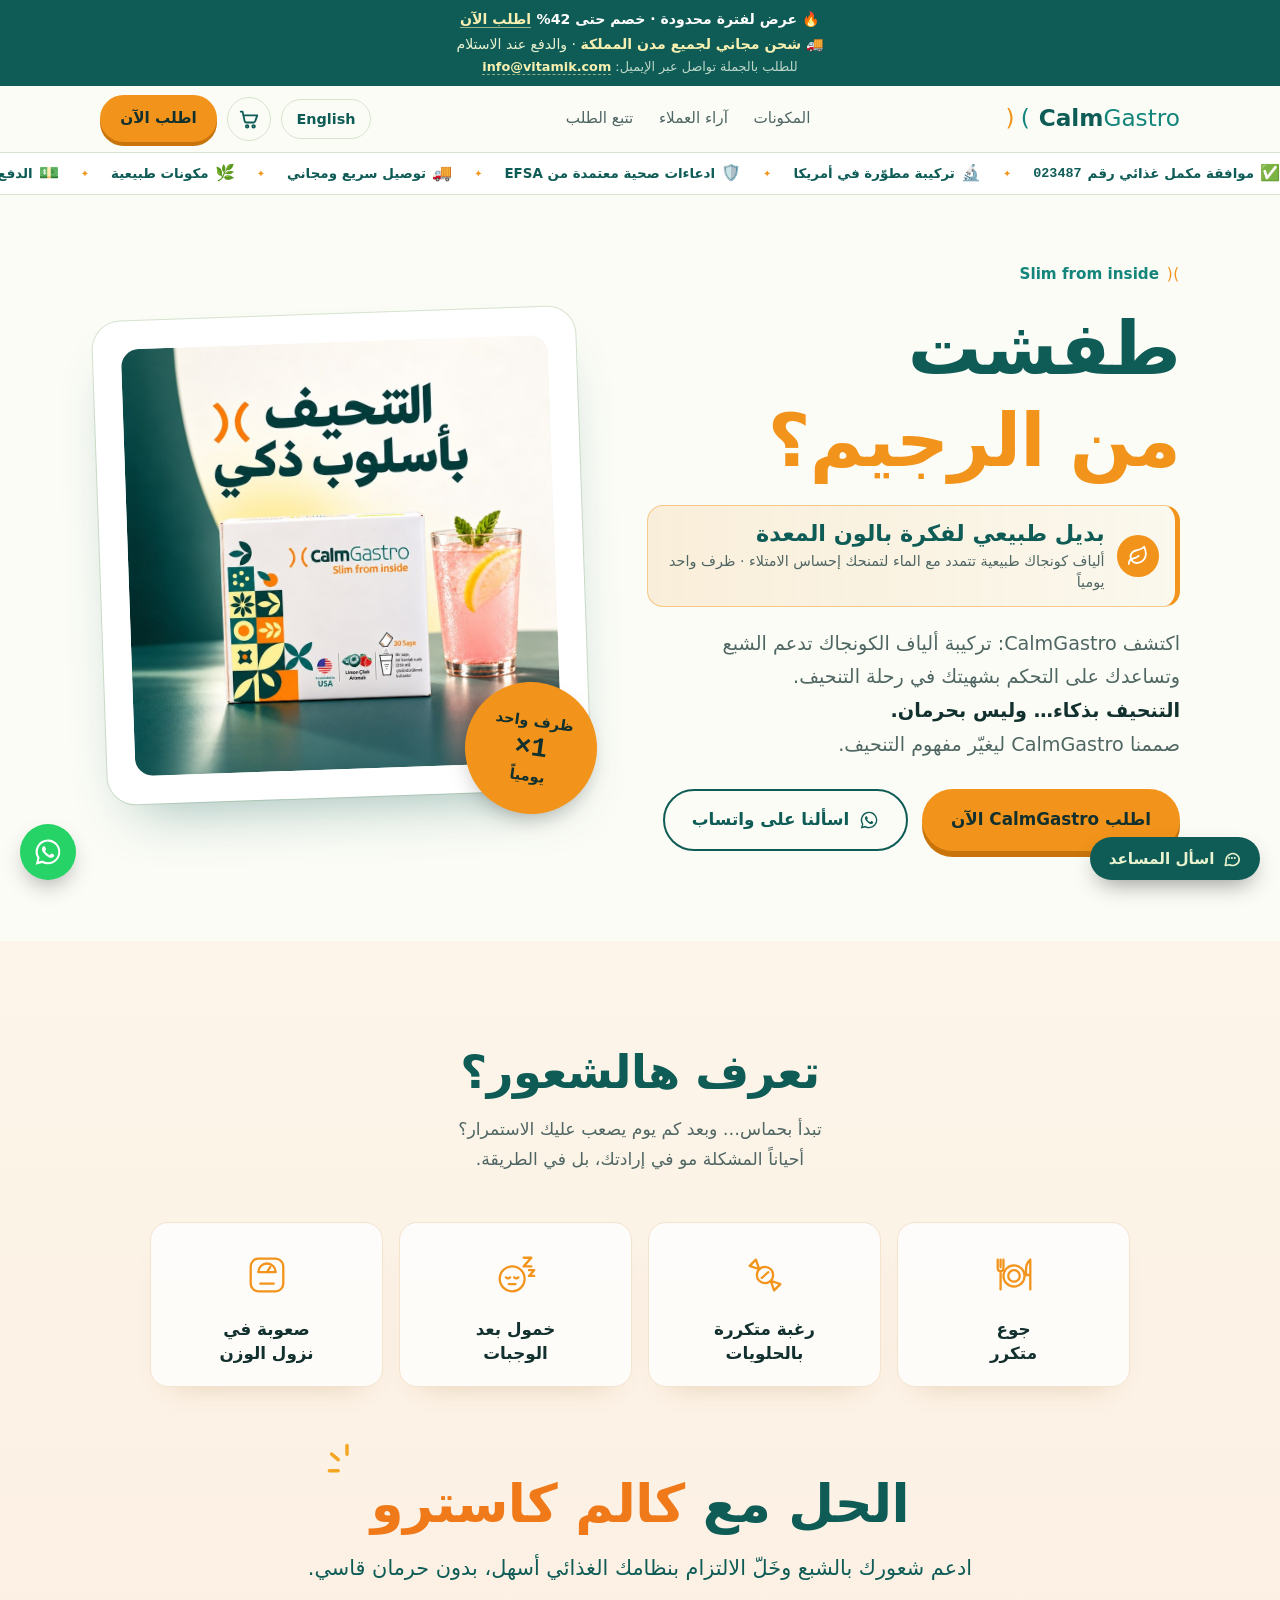
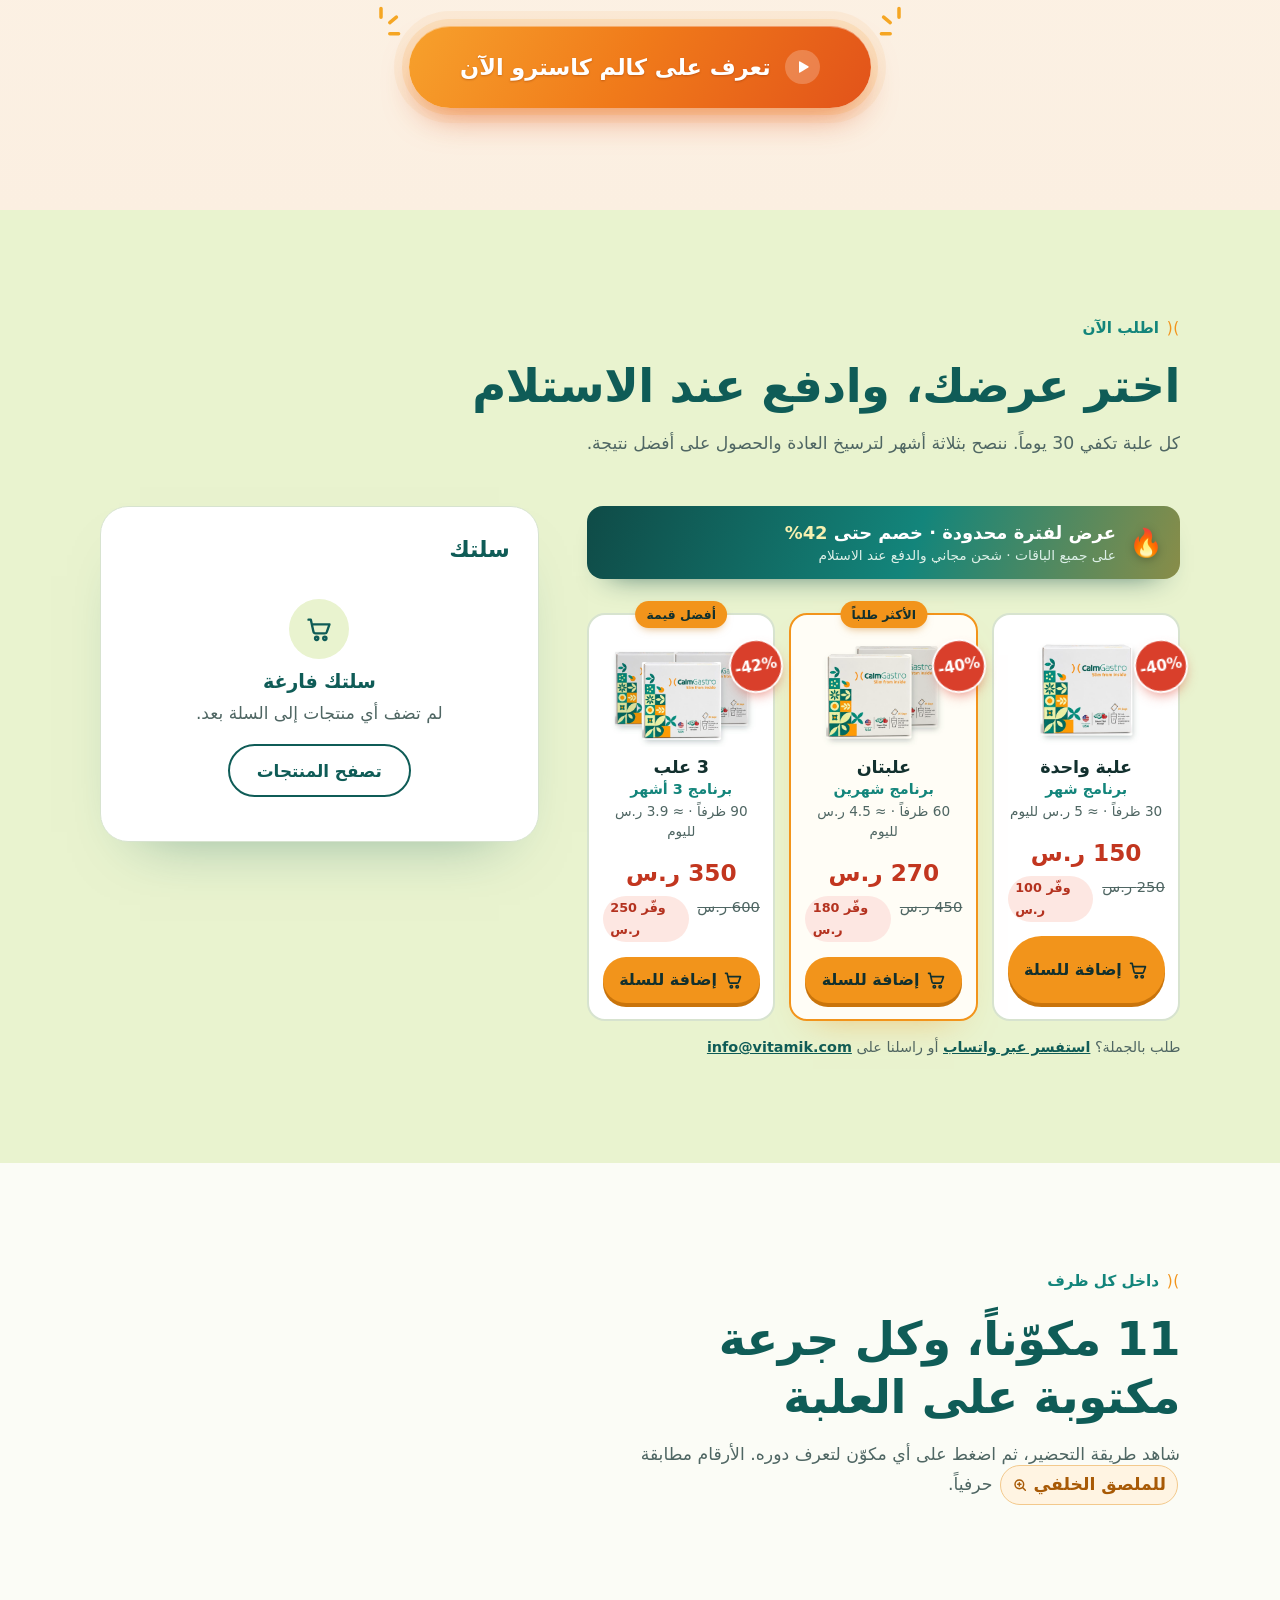
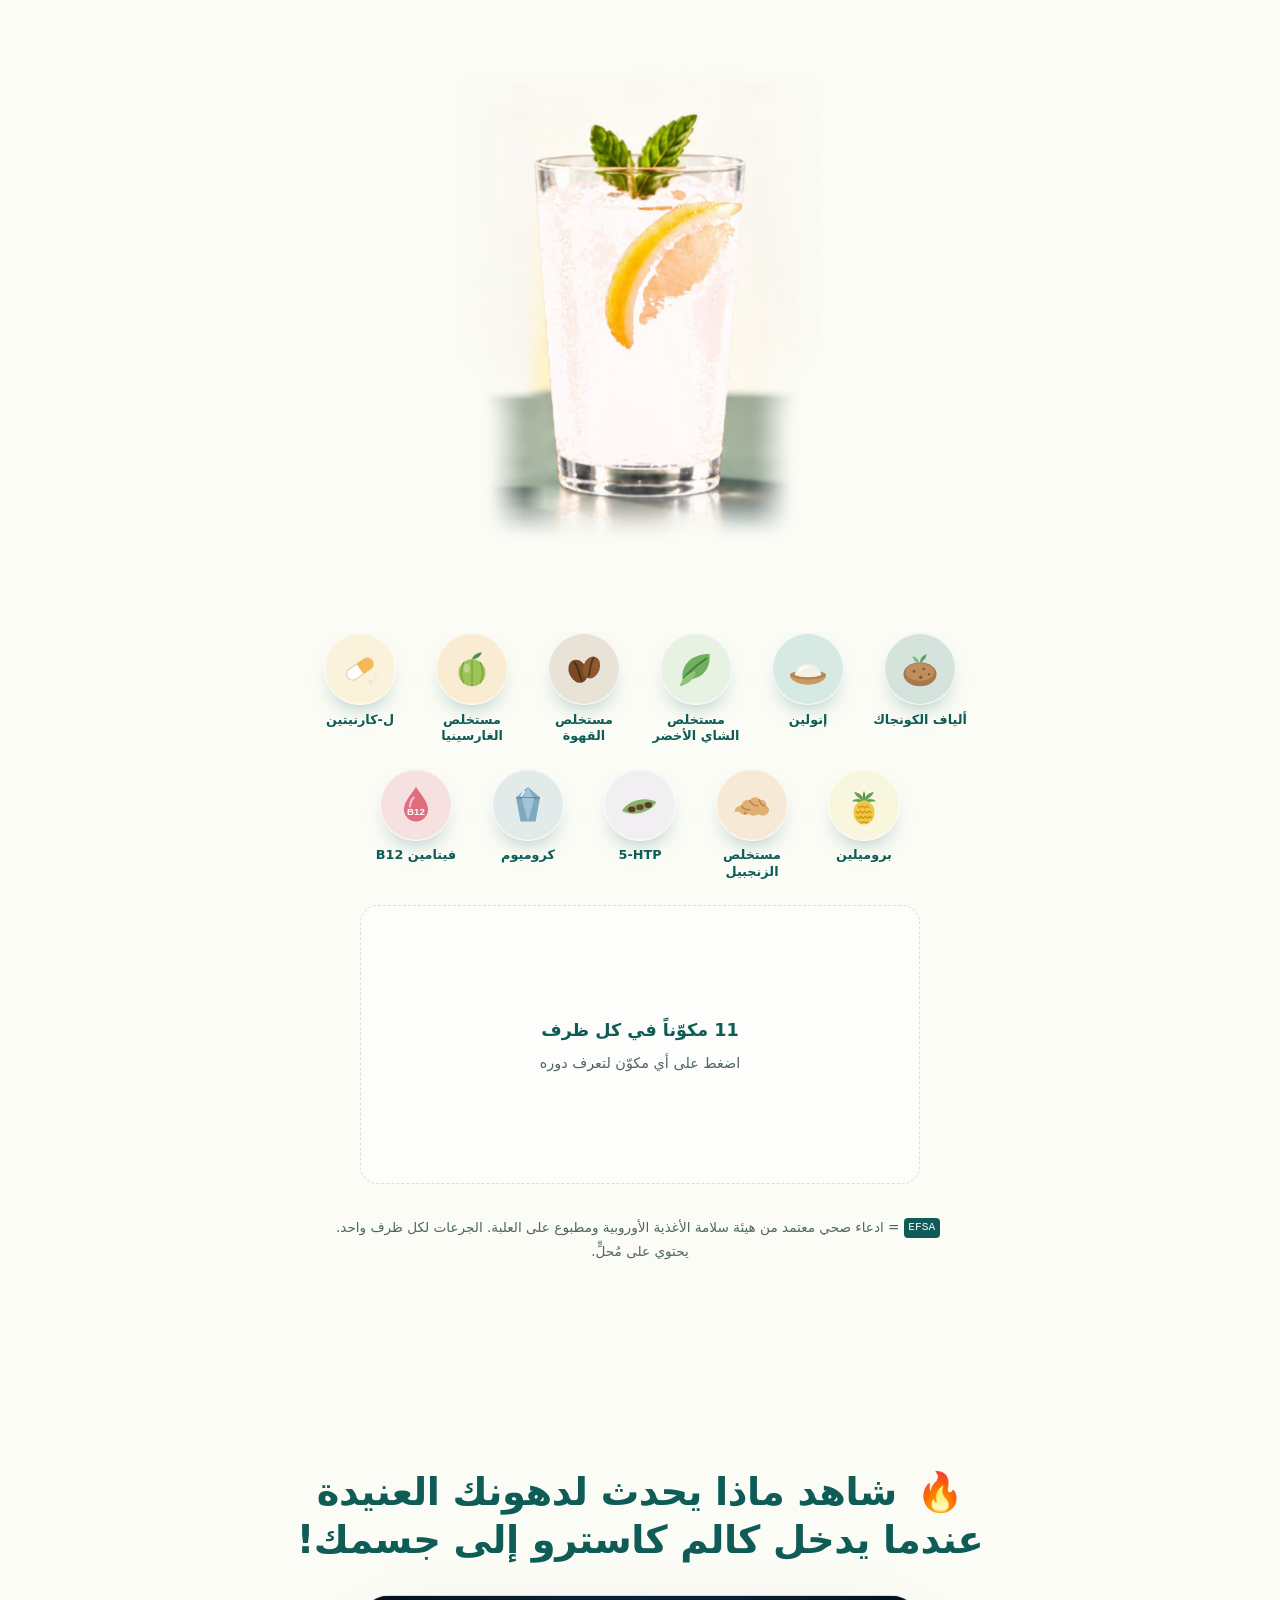
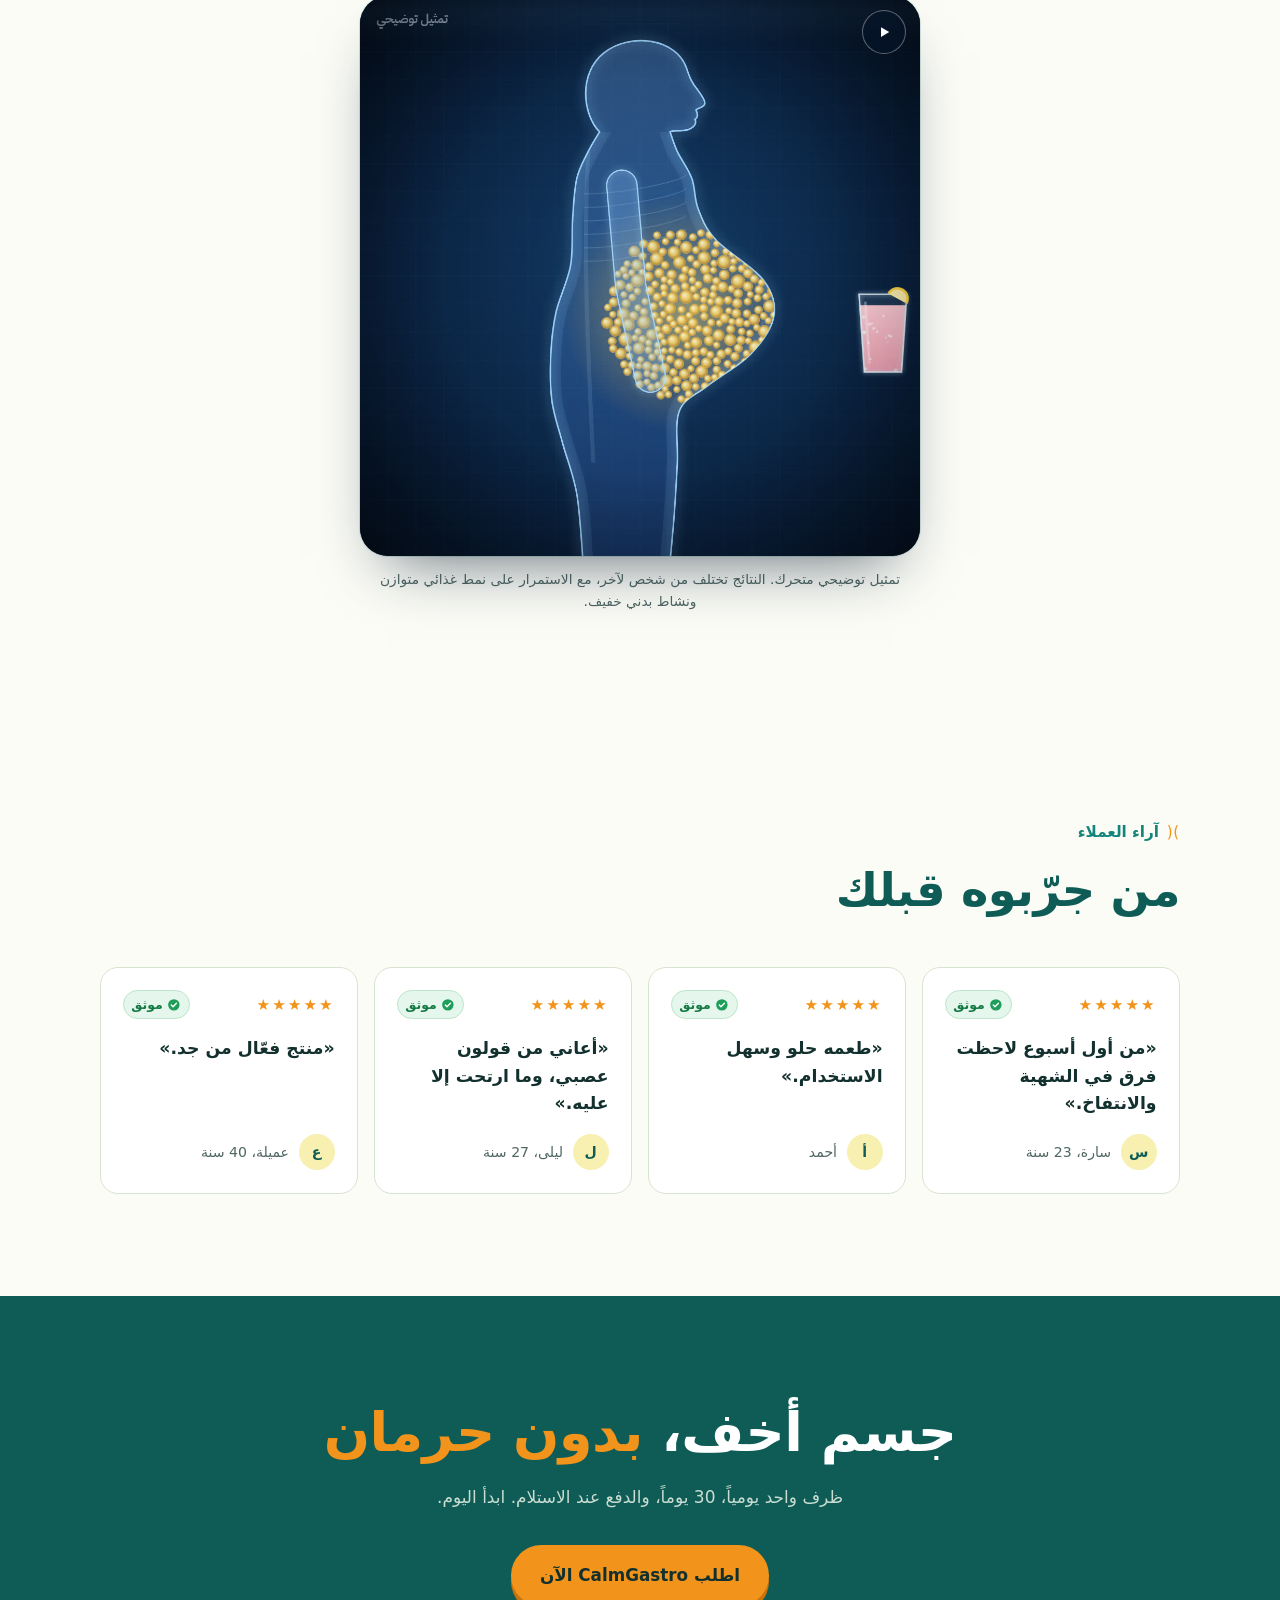
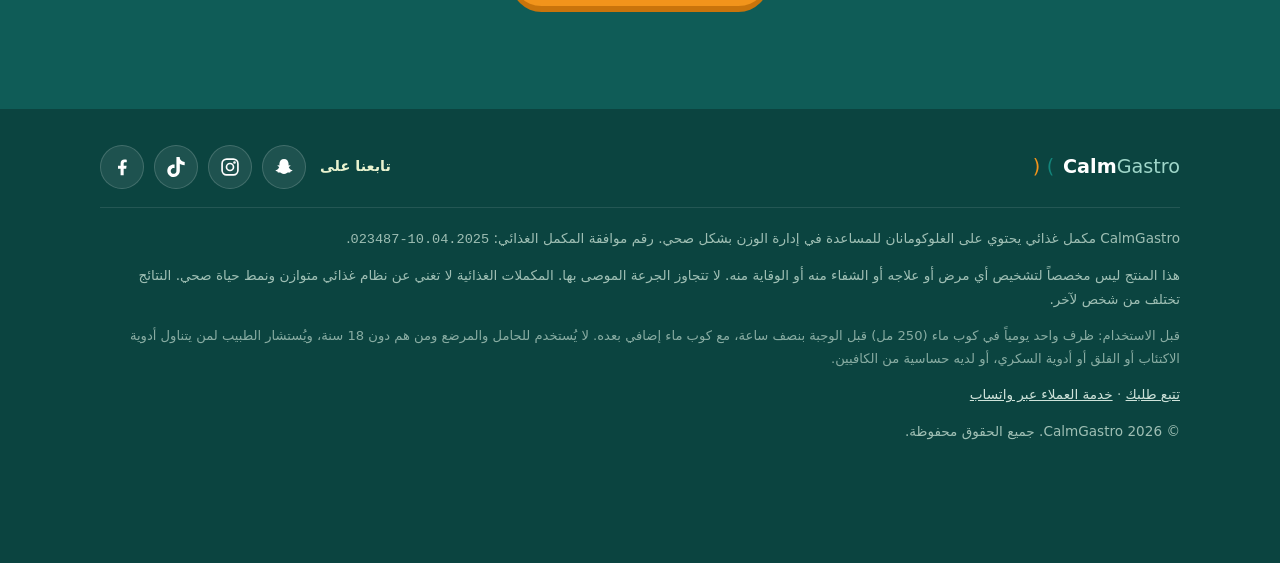
<file: index.html>
<!doctype html>
<html lang="ar" dir="rtl">
<head>
<meta charset="utf-8">
<!-- سياسة الأمان: تشغيل سكربتات الموقع فقط، ومنع الإرسال لأي جهة غير معتمدة. عند إضافة خدمة خارجية أضف نطاقها هنا -->
<meta http-equiv="Content-Security-Policy" content="default-src 'self'; script-src 'self' https://sc-static.net https://tr.snapchat.com https://connect.facebook.net https://analytics.tiktok.com; style-src 'self' 'unsafe-inline' https://fonts.googleapis.com; font-src 'self' https://fonts.gstatic.com; img-src 'self' data: https://tr.snapchat.com https://www.facebook.com https://analytics.tiktok.com; connect-src 'self' https://api.vitamik.com https://assistant.vitamik.com https://calmgastro-assistant.calmgastro.workers.dev https://calmgastro-orders.calmgastro.workers.dev https://nominatim.openstreetmap.org https://tr.snapchat.com https://tr6.snapchat.com https://tr-shadow.snapchat.com https://www.facebook.com https://connect.facebook.net https://analytics.tiktok.com https://analytics-ipv6.tiktokw.us; object-src 'none'; base-uri 'none'; form-action 'none'; frame-src https://tr.snapchat.com; manifest-src 'self'">
<meta name="referrer" content="strict-origin-when-cross-origin">
<meta name="viewport" content="width=device-width, initial-scale=1">
<script src="assets/lang.js?v=20261027a"></script>
<script src="assets/pixel.js?v=20261115a"></script>
<title>CalmGastro | رشاقتك تبدأ من الداخل</title>
<meta name="description" content="CalmGastro Slim from Inside: ظرف واحد يومياً بنكهة الليمون والفراولة، فيه 2000 ملغ ألياف كونجاك مع الإنولين والزنجبيل والكروميوم. يساعدك تشبع أسرع وتخفف الانتفاخ. الدفع عند الاستلام.">
<meta property="og:title" content="CalmGastro | رشاقتك تبدأ من الداخل">
<meta property="og:description" content="ظرف واحد يومياً قبل وجبتك بنصف ساعة. شبع أطول، انتفاخ أقل، وبدون حرمان.">
<link rel="canonical" href="https://vitamik.com/">
<meta property="og:url" content="https://vitamik.com/">
<meta property="og:type" content="website">
<meta property="og:image" content="https://vitamik.com/assets/hero-product-3.jpg">
<meta name="theme-color" content="#0F5C57">
<link rel="icon" href="favicon.ico" sizes="48x48">
<link rel="icon" href="favicon.svg" type="image/svg+xml">
<link rel="apple-touch-icon" href="apple-touch-icon.png">
<link rel="preconnect" href="https://fonts.googleapis.com">
<link rel="preconnect" href="https://fonts.gstatic.com" crossorigin>
<link href="https://fonts.googleapis.com/css2?family=Alexandria:wght@400;600;700;800&family=IBM+Plex+Sans+Arabic:wght@400;500;600;700&family=IBM+Plex+Mono:wght@500;600&display=swap" rel="stylesheet">
<link rel="stylesheet" href="assets/notifications/notifications.css?v=20261031c">
<style>
  /* ألوان مأخوذة من العلبة نفسها */
  :root{
    --teal-deep:#0F5C57;
    --teal:#13857B;
    --orange:#F2941B;
    --lime:#E9F3CF;
    --butter:#F7F0B0;
    --mist:#E2F0EB;
    --ink:#12302E;
    --muted:#4F6663;
    --paper:#FBFCF6;
    --white:#FFFFFF;
    --line:#D7E3CF;
    --danger:#B4321F;

    --f-display:"Alexandria", "IBM Plex Sans Arabic", system-ui, sans-serif;
    --f-body:"IBM Plex Sans Arabic", system-ui, sans-serif;
    --f-mono:"IBM Plex Mono", ui-monospace, monospace;

    --r-sm:10px; --r-md:18px; --r-lg:28px;
    --wrap:1160px;
    --gutter:clamp(16px, 4vw, 40px);
  }
  *{box-sizing:border-box}
  html{scroll-behavior:smooth}
  /* شبكة أمان: لا تتحرك الصفحة أفقياً أبداً على الجوال حتى لو تجاوز عنصر عرض الشاشة */
  html, body{overflow-x:clip}
  body{
    margin:0; background:var(--paper); color:var(--ink);
    font-family:var(--f-body); font-size:17px; line-height:1.75;
    -webkit-font-smoothing:antialiased;
  }
  img{max-width:100%; height:auto; display:block}
  a{color:inherit}
  h1,h2,h3{font-family:var(--f-display); line-height:1.25; margin:0; letter-spacing:-.01em}
  p{margin:0}
  .wrap{max-width:var(--wrap); margin-inline:auto; padding-inline:var(--gutter)}
  .num{font-family:var(--f-mono); direction:ltr; unicode-bidi:isolate; font-feature-settings:"tnum"}
  :focus-visible{outline:3px solid var(--orange); outline-offset:3px; border-radius:6px}
  .sr-only{position:absolute; width:1px; height:1px; overflow:hidden; clip:rect(0 0 0 0); white-space:nowrap}

  /* ---------- buttons ---------- */
  .btn{
    display:inline-flex; align-items:center; justify-content:center; gap:.55em;
    font-family:var(--f-display); font-weight:700; font-size:1.05rem;
    padding:.85em 1.6em; border-radius:999px; border:2px solid transparent;
    text-decoration:none; cursor:pointer; transition:transform .15s ease, background .15s ease, box-shadow .15s ease;
  }
  .btn:active{transform:translateY(1px)}
  .btn-primary{background:var(--orange); color:var(--ink); box-shadow:0 6px 0 #C9740B}
  .btn-primary:hover{background:#F7A436}
  .btn-primary:active{box-shadow:0 3px 0 #C9740B; transform:translateY(3px)}
  .btn-ghost{background:transparent; color:var(--teal-deep); border-color:var(--teal-deep)}
  .btn-ghost:hover{background:var(--teal-deep); color:var(--white)}
  .btn svg{width:1.2em; height:1.2em; flex:none}

  /* ---------- شريط المميزات المتحرك ---------- */
  .ticker{background:var(--white); border-bottom:1px solid var(--line); overflow:hidden; padding:.55rem 0}
  .ticker-track{display:flex; width:max-content; animation:ticker-rtl 32s linear infinite}
  html[dir="ltr"] .ticker-track{animation-name:ticker-ltr}
  .ticker:hover .ticker-track{animation-play-state:paused}
  .ticker-group{display:flex; align-items:center; gap:22px; padding-inline-end:22px; margin:0; padding-inline-start:0; list-style:none}
  .ticker-group li{display:inline-flex; align-items:center; gap:6px; white-space:nowrap; font-size:.84rem; font-weight:700; color:var(--teal-deep)}
  .ticker-group li::after{content:"✦"; color:var(--orange); font-size:.62rem; margin-inline-start:16px}
  .ticker .ti{font-size:1rem; line-height:1}
  @keyframes ticker-rtl{to{transform:translateX(calc(100% / 3))}}
  @keyframes ticker-ltr{to{transform:translateX(calc(-100% / 3))}}
  @media (prefers-reduced-motion:reduce){
    .ticker{overflow-x:auto; scrollbar-width:none}           /* سطر واحد ثابت يُسحب باليد بدل الحركة */
    .ticker::-webkit-scrollbar{display:none}
    .ticker-track{animation:none}
    .ticker-group{padding-inline:var(--gutter)}
    .ticker-group[aria-hidden="true"]{display:none}
    .ticker-group li:last-child::after{display:none}
  }

  /* ---------- announcement + header ---------- */
  .announce{background:var(--teal-deep); color:var(--lime); font-size:.88rem; text-align:center; padding:.5em var(--gutter)}
  .announce strong{color:var(--butter)}
  .announce p{margin:0}
  .announce-sub{font-size:.8rem; color:#BFD8C9; margin-top:2px}
  .announce-sub a{color:var(--butter); font-weight:600; text-decoration:none; border-bottom:1px dashed rgba(247,240,176,.55); unicode-bidi:isolate}
  .announce-sub a:hover{border-bottom-style:solid}
  header.top{
    position:sticky; top:0; z-index:40; background:rgba(251,252,246,.92);
    backdrop-filter:saturate(1.4) blur(10px); border-bottom:1px solid var(--line);
  }
  header.top .wrap{display:flex; align-items:center; justify-content:space-between; height:66px}
  .logo{display:flex; align-items:center; gap:.4rem; text-decoration:none; direction:ltr; font-family:var(--f-display); font-size:1.45rem}
  .logo .br-o{color:var(--orange); font-weight:400}
  .logo .br-t{color:var(--teal); font-weight:400; margin-inline-end:.15rem}
  .logo b{color:var(--teal-deep); font-weight:800}
  .logo span.g{color:var(--teal); font-weight:400}
  header nav{display:flex; gap:1.6rem; font-size:.95rem}
  header nav a{text-decoration:none; color:var(--muted)}
  header nav a:hover{color:var(--teal-deep)}
  header .btn{padding:.55em 1.2em; font-size:.95rem; box-shadow:0 4px 0 #C9740B}

  /* ---------- hero ---------- */
  .hero{padding:clamp(28px,5vw,64px) 0 clamp(48px,7vw,96px)}
  .hero .wrap{display:grid; grid-template-columns:1.05fr .95fr; gap:clamp(24px,5vw,64px); align-items:center}
  .eyebrow{
    display:inline-flex; align-items:center; gap:.5em; font-family:var(--f-display); font-weight:600;
    color:var(--teal); font-size:.95rem; margin-bottom:1rem;
  }
  .eyebrow::before{content:")("; color:var(--orange); font-weight:400; letter-spacing:.05em; direction:ltr}
  .hero h1{font-size:clamp(2.6rem, 6.4vw, 4.6rem); font-weight:800; color:var(--teal-deep)}
  .hero h1 em{font-style:normal; color:var(--orange); display:block}
  .hero .lede{font-size:clamp(1.05rem,1.6vw,1.2rem); color:var(--muted); margin:1.25rem 0 1.75rem; max-width:34em}
  .hero .lede strong{color:var(--ink)}
  /* العبارة الجاذبة تحت العنوان: بديل طبيعي لفكرة بالون المعدة */
  .hero-hook{display:flex; align-items:center; gap:.8rem; margin:1.1rem 0 0; padding:.75rem 1rem; max-width:34em;
    background:linear-gradient(90deg, rgba(242,148,27,.13), rgba(242,148,27,.04)); border:1.5px solid rgba(242,148,27,.45);
    border-inline-start:5px solid var(--orange); border-radius:16px; animation:hookIn .7s .15s both}
  .hero-hook .hook-ic{flex:none; display:grid; place-items:center; width:2.6rem; height:2.6rem; border-radius:50%; background:var(--orange); color:#fff;
    box-shadow:0 0 0 0 rgba(242,148,27,.5); animation:hookPulse 2.6s 1s ease-out 3}
  .hero-hook .hook-ic svg{width:1.35rem; height:1.35rem}
  .hero-hook .hook-txt{display:flex; flex-direction:column; gap:.15rem; min-width:0}
  .hero-hook b{font-size:clamp(1.12rem, 2vw, 1.4rem); font-weight:800; color:var(--teal-deep); line-height:1.35}
  .hero-hook small{font-size:.9rem; color:var(--muted); line-height:1.5}
  @keyframes hookIn{from{opacity:0; transform:translateY(8px)} to{opacity:1; transform:none}}
  @keyframes hookPulse{0%{box-shadow:0 0 0 0 rgba(242,148,27,.5)} 70%{box-shadow:0 0 0 12px rgba(242,148,27,0)} 100%{box-shadow:0 0 0 0 rgba(242,148,27,0)}}
  @media (prefers-reduced-motion:reduce){.hero-hook, .hero-hook .hook-ic{animation:none}}
  .cta-row{display:flex; flex-wrap:wrap; gap:.9rem; align-items:center}
  .hero-media{position:relative}
  .hero-card{
    background:var(--white); border-radius:var(--r-lg); padding:clamp(12px,2.5vw,28px);
    box-shadow:0 30px 60px -30px rgba(15,92,87,.45), 0 0 0 1px var(--line);
    transform:rotate(-2deg);
  }
  .hero-card img{border-radius:var(--r-md)}
  .sticker{
    position:absolute; inset-block-end:-18px; right:-14px;   /* always bottom-right: the table corner of the photo, never over the box */
    width:132px; height:132px; border-radius:50%; background:var(--orange); color:var(--ink);
    display:grid; place-items:center; text-align:center; font-family:var(--f-display); font-weight:700;
    font-size:.92rem; line-height:1.3; transform:rotate(8deg); box-shadow:0 10px 24px -10px rgba(0,0,0,.35);
  }
  .sticker b{display:block; font-size:1.7rem; font-family:var(--f-mono)}

  /* ---------- sections ---------- */
  section.block{padding:clamp(56px,8vw,110px) 0}
  .sec-head{max-width:720px; margin-bottom:clamp(28px,4vw,48px)}
  .sec-head h2{font-size:clamp(1.9rem,4vw,2.9rem); font-weight:800; color:var(--teal-deep); text-wrap:balance}
  .sec-head p{color:var(--muted); margin-top:.8rem; font-size:1.08rem}
  .tint{background:var(--lime)}
  .dark{background:var(--teal-deep); color:var(--lime)}
  .dark .sec-head h2{color:var(--white)}
  .dark .sec-head p{color:#BFD8C9}
  .dark .eyebrow{color:var(--butter)}

  /* ---------- «تعرف هالشعور؟» + «الحل مع كالم كاسترو» ---------- */
  .feel{background:linear-gradient(180deg,#FDF5EA 0%,#FBEFE1 100%)}
  .sec-head.center{margin-inline:auto; text-align:center}
  .feelings{list-style:none; margin:0 auto; padding:0; max-width:980px; display:grid; grid-template-columns:repeat(4,minmax(0,1fr)); gap:16px}
  .feeling{background:rgba(255,255,255,.78); border:1px solid #F3E3CF; border-radius:var(--r-md); padding:1.4rem 1rem 1.3rem; text-align:center;
    display:flex; flex-direction:column; align-items:center; gap:.8rem; box-shadow:0 14px 30px -24px rgba(160,90,20,.45); transition:transform .25s ease, box-shadow .25s ease}
  .feeling:hover{transform:translateY(-3px); box-shadow:0 18px 34px -22px rgba(160,90,20,.5)}
  .feeling .fi{width:58px; height:58px; display:grid; place-items:center; color:var(--orange)}
  .feeling .fi svg{width:46px; height:46px}
  .feeling b{font-family:var(--f-display); font-weight:700; font-size:1.05rem; line-height:1.45; color:var(--ink)}

  .solution{position:relative; max-width:760px; margin:clamp(48px,7vw,84px) auto 0; text-align:center}
  .solution h2{font-size:clamp(2rem,5vw,3.3rem); font-weight:800; color:var(--teal-deep); line-height:1.25}
  .solution h2 em{font-style:normal; color:#F07A1A}
  .solution p{color:var(--teal-deep); font-size:clamp(1.05rem,2.2vw,1.3rem); margin:.8rem auto 0; max-width:34em}
  .spark{position:absolute; width:44px; height:44px; color:#F5A623; pointer-events:none}
  .sol-head{position:relative; display:inline-block}
  .spark.s-head{inset-block-start:-30px; inset-inline-end:-46px}   /* بجانب «كالم كاسترو» كما في التصميم */
  .glow-wrap{position:relative; display:inline-block; margin-top:clamp(28px,4vw,40px)}
  .spark.s-l{inset-inline-start:-50px; inset-block-start:-22px}
  .spark.s-r{inset-inline-end:-50px; inset-block-start:-22px; transform:scaleX(-1)}
  /* حلقات ضوء تنبض بهدوء حول الزر */
  .glow-wrap::before, .glow-wrap::after{content:""; position:absolute; inset:0; border-radius:999px; pointer-events:none;
    box-shadow:0 0 0 0 rgba(242,148,27,.45); animation:glowRing 2.6s ease-out infinite}
  .glow-wrap::after{animation-delay:1.3s}
  @keyframes glowRing{0%{box-shadow:0 0 0 0 rgba(242,148,27,.42)} 100%{box-shadow:0 0 0 26px rgba(242,148,27,0)}}
  .glow-btn{position:relative; z-index:1; isolation:isolate; overflow:hidden; display:inline-flex; align-items:center; justify-content:center; gap:.65em;
    padding:1.05em 2.3em; border:0; border-radius:999px; cursor:pointer; color:#fff; text-shadow:0 1px 2px rgba(120,40,0,.35);
    font-family:var(--f-display); font-weight:800; font-size:clamp(1.08rem,2.4vw,1.4rem);
    background:linear-gradient(120deg,#F7A12C 0%,#F07A1A 48%,#E2531A 100%);
    box-shadow:0 0 0 7px rgba(242,148,27,.13), 0 0 0 15px rgba(242,148,27,.07), 0 16px 34px -10px rgba(226,83,26,.65), inset 0 1px 0 rgba(255,255,255,.35);
    transition:transform .3s cubic-bezier(.2,.9,.3,1.3), box-shadow .3s ease, filter .3s ease}
  .glow-btn .gb-ico{display:grid; place-items:center; width:1.55em; height:1.55em; border-radius:50%; background:rgba(255,255,255,.22)}
  .glow-btn .gb-ico svg{width:.8em; height:.8em; margin-inline-start:.08em}
  /* وميض: شريط ضوء يعبر الزر عند المرور بالمؤشر، مع توهج أقوى */
  .glow-btn::before{content:""; position:absolute; z-index:-1; inset-block:-30%; inset-inline-start:-60%; width:45%;
    background:linear-gradient(90deg,transparent,rgba(255,255,255,.85),transparent); transform:skewX(-22deg); opacity:0}
  .glow-btn:hover, .glow-btn:focus-visible, .glow-btn.hover-sim{transform:translateY(-3px) scale(1.03); filter:saturate(1.1) brightness(1.05);
    box-shadow:0 0 0 9px rgba(242,148,27,.2), 0 0 0 20px rgba(242,148,27,.1), 0 0 46px 8px rgba(255,170,60,.55), 0 20px 40px -10px rgba(226,83,26,.7), inset 0 1px 0 rgba(255,255,255,.45)}
  .glow-btn:hover::before, .glow-btn:focus-visible::before, .glow-btn.hover-sim::before{animation:btnShine 1.1s ease-out}
  .glow-btn:hover .gb-ico{animation:icoPop .6s ease}
  .glow-btn:active{transform:translateY(0) scale(.98)}
  @keyframes btnShine{0%{inset-inline-start:-60%; opacity:0} 15%{opacity:1} 100%{inset-inline-start:130%; opacity:0}}
  @keyframes icoPop{0%,100%{transform:scale(1)} 45%{transform:scale(1.25)}}
  .spark{transition:transform .35s ease, color .3s ease}
  .glow-wrap:hover .spark.s-l{transform:translate(-4px,-4px) rotate(-6deg); color:#F07A1A}
  .glow-wrap:hover .spark.s-r{transform:scaleX(-1) translate(-4px,-4px) rotate(-6deg); color:#F07A1A}

  /* نافذة الفيديو: تظهر من موضع الزر (--fx/--fy) بتكبير وحركة مرنة */
  .vmodal{padding:0; border:0; background:transparent; max-width:none; max-height:none; width:100%; height:100%; overflow:hidden}
  .vmodal[open]{display:grid; place-items:center}
  .vmodal::backdrop{background:rgba(8,36,33,.78); backdrop-filter:blur(8px); -webkit-backdrop-filter:blur(8px)}
  .vmodal[open]::backdrop{animation:vmFade .4s ease}
  .vm-card{position:relative; height:min(86svh,820px); aspect-ratio:478/850; max-width:92vw; border-radius:24px; padding:5px;
    background:linear-gradient(150deg,#F7A12C,#13857B 55%,#F07A1A); box-shadow:0 40px 90px -20px rgba(0,0,0,.6), 0 0 60px -10px rgba(242,148,27,.45);
    animation:vmPop .62s cubic-bezier(.18,.9,.22,1.12) both}
  .vm-card video{display:block; width:100%; height:100%; object-fit:cover; border-radius:20px; background:#0b2a27}
  .vm-close{position:absolute; z-index:2; inset-block-start:-14px; inset-inline-end:-14px; width:44px; height:44px; border-radius:50%; border:0; cursor:pointer;
    background:#fff; color:var(--teal-deep); display:grid; place-items:center; box-shadow:0 8px 20px -6px rgba(0,0,0,.5); transition:transform .2s ease}
  .vm-close:hover{transform:rotate(90deg) scale(1.06)}
  .vm-close svg{width:20px; height:20px}
  .vmodal.closing .vm-card{animation:vmOut .28s ease-in both}
  .vmodal.closing::backdrop{animation:vmFade .28s ease-in reverse both}
  @keyframes vmFade{from{opacity:0}}
  @keyframes vmPop{0%{opacity:0; transform:translate(var(--fx,0px),var(--fy,60px)) scale(.18) rotate(-6deg)} 60%{opacity:1} 100%{opacity:1; transform:none}}
  @keyframes vmOut{to{opacity:0; transform:translateY(30px) scale(.86)}}
  html.vm-open{overflow:hidden}
  /* الضغطة التلقائية في أول زيارة: مؤشر يتحرك إلى الزر، يتحول ليد، ثم ضغطة بموجة */
  .auto-cursor{position:fixed; z-index:2147483000; left:0; top:0; width:40px; height:40px; pointer-events:none; opacity:0; will-change:transform, opacity;
    filter:drop-shadow(0 6px 10px rgba(0,0,0,.35))}
  .auto-cursor svg{position:absolute; inset:0; width:100%; height:100%; transition:opacity .12s ease}
  .auto-cursor .hand{opacity:0}
  .auto-cursor.on-btn .arrow{opacity:0}
  .auto-cursor.on-btn .hand{opacity:1}
  .click-ripple{position:fixed; z-index:2147482999; width:18px; height:18px; margin:-9px 0 0 -9px; border-radius:50%; pointer-events:none;
    border:3px solid #fff; box-shadow:0 0 0 3px rgba(242,148,27,.65); animation:clickRipple .65s ease-out forwards}
  @keyframes clickRipple{to{transform:scale(5.5); opacity:0}}
  .glow-btn.pressed{transform:translateY(0) scale(.95) !important; transition-duration:.12s}
  .vm-sound{position:absolute; z-index:3; left:50%; inset-block-end:76px; transform:translateX(-50%); display:inline-flex; align-items:center; gap:.5em; white-space:nowrap;
    padding:.75em 1.35em; border:0; border-radius:999px; cursor:pointer; background:rgba(255,255,255,.96); color:var(--teal-deep);
    font-family:var(--f-display); font-weight:800; font-size:1rem; animation:soundPulse 1.6s ease-in-out infinite}
  .vm-sound svg{width:1.35em; height:1.35em}
  @keyframes soundPulse{0%,100%{box-shadow:0 0 0 0 rgba(242,148,27,.65), 0 10px 24px -8px rgba(0,0,0,.5)} 50%{box-shadow:0 0 0 14px rgba(242,148,27,0), 0 10px 24px -8px rgba(0,0,0,.5)}}
  @media (max-width:640px){
    .vm-card{height:auto; width:min(92vw, calc(86svh * 478 / 850))}
    .vm-close{inset-block-start:-12px; inset-inline-end:-6px}
  }
  @media (prefers-reduced-motion:reduce){
    .glow-wrap::before, .glow-wrap::after{animation:none}
    .glow-btn:hover::before, .glow-btn:hover .gb-ico{animation:none}
    .vm-card{animation:vmFade .2s ease both}
  }

  /* «للملصق الخلفي»: زر داخل النص يفتح صورة الملصق (نفس نافذة الفيديو وخلفيتها) */
  .label-link{display:inline-flex; align-items:center; gap:.3em; min-height:40px; padding:0 .65em; margin:-6px .1em;   /* 40px للمس، والسالب يحفظ ارتفاع السطر */
    border:1px solid #F3C98C; border-radius:999px; cursor:pointer;
    background:#FFF4E2; color:#A85A06; font:inherit; font-weight:700; line-height:1.5; vertical-align:baseline; transition:background .2s ease, border-color .2s ease}
  .label-link::after{content:""; width:.95em; height:.95em; flex:none; background:currentColor;
    -webkit-mask:url("data:image/svg+xml,%3Csvg xmlns='http://www.w3.org/2000/svg' viewBox='0 0 24 24' fill='none' stroke='black' stroke-width='2.2' stroke-linecap='round'%3E%3Ccircle cx='11' cy='11' r='6.5'/%3E%3Cpath d='m20 20-4.2-4.2M11 8.5v5M8.5 11h5'/%3E%3C/svg%3E") center/contain no-repeat;
            mask:url("data:image/svg+xml,%3Csvg xmlns='http://www.w3.org/2000/svg' viewBox='0 0 24 24' fill='none' stroke='black' stroke-width='2.2' stroke-linecap='round'%3E%3Ccircle cx='11' cy='11' r='6.5'/%3E%3Cpath d='m20 20-4.2-4.2M11 8.5v5M8.5 11h5'/%3E%3C/svg%3E") center/contain no-repeat}
  .label-link:hover{background:#FFE9C7; border-color:var(--orange)}
  .lm-card{position:relative; width:min(94vw, 1100px, calc((88svh - 64px) * 1224 / 1024 + 12px));   /* الصورة كاملة على الشاشة بدون قص */
    border-radius:22px; padding:6px; background:var(--white);
    box-shadow:0 40px 90px -20px rgba(0,0,0,.6); animation:vmPop .55s cubic-bezier(.18,.9,.22,1.12) both}
  .lm-scroll{direction:ltr; overflow:auto; max-height:calc(88svh - 64px); border-radius:17px; overscroll-behavior:contain; -webkit-overflow-scrolling:touch}
  .lm-scroll img{display:block; width:100%; height:auto; aspect-ratio:1224/1024; background:var(--lime); cursor:zoom-in}
  .lm-card.zoom .lm-scroll img{width:230%; max-width:none; cursor:zoom-out}
  .lm-bar{display:flex; flex-wrap:wrap; align-items:center; justify-content:space-between; gap:.5rem 1rem; padding:.7rem .6rem .35rem; font-size:.88rem; color:var(--muted)}
  .lm-zoom{display:inline-flex; align-items:center; gap:.4em; padding:.45em 1em; border-radius:999px; border:1px solid var(--line); background:var(--paper); cursor:pointer;
    font:inherit; font-weight:700; color:var(--teal-deep)}
  .lm-bar a{color:var(--teal); font-weight:600}
  .lmodal.closing .lm-card{animation:vmOut .28s ease-in both}
  @media (min-width:900px){ .lm-zoom{display:none} }
  @media (prefers-reduced-motion:reduce){ .lm-card{animation:vmFade .2s ease both} .label-link{transition:none} }

  /* ---------- مكونات الظرف: طريقة التحضير ثم المكونات ---------- */
  .ux{display:flex; flex-direction:column; align-items:center; gap:20px}
  /* المشهد: الكوب في الوسط، وبطاقة المكوّن تظهر يميناً ويساراً (الجوال: تحته). المسافة العلوية لدخول الظرف */
  .ux-tour{position:relative; width:100%; display:grid; grid-template-columns:minmax(0,1fr) minmax(260px,360px) minmax(0,1fr); column-gap:clamp(16px,3vw,44px); padding-top:118px}
  .ux-stage{grid-column:2; grid-row:1; position:relative; width:100%; aspect-ratio:916/1224; isolation:isolate}
  .ux-glass{position:absolute; inset:0; width:100%; height:100%; display:block; user-select:none; -webkit-user-drag:none;
}   /* الصورة نفسها تذوب في لون الصفحة (#FBFCF6) من الأطراف */
  .ux-pink{opacity:0}
  .ux.play .ux-pink{animation:uxMix 2.4s 3s cubic-bezier(.45,0,.25,1) forwards}   /* يتحول المشروب للوردي تدريجياً مع التحريك */
  @keyframes uxMix{to{opacity:1}}
  .ux.static .ux-pink{opacity:1; animation:none}
  .ux-liquid{position:absolute; left:23.5%; right:20.5%; top:27%; bottom:11%; overflow:hidden; pointer-events:none; clip-path:polygon(0 0, 100% 0, 94% 100%, 6% 100%)}
  .ux-cloud{position:absolute; left:15%; right:15%; top:-12%; aspect-ratio:1; border-radius:50%; background:radial-gradient(circle, rgba(243,140,168,.9), rgba(243,140,168,0) 68%); opacity:0; transform:scale(.2)}
  .ux.play .ux-cloud{animation:uxCloud 2.3s 1.6s ease-out forwards}
  @keyframes uxCloud{0%{opacity:0; transform:scale(.2)} 35%{opacity:.95} 100%{opacity:0; transform:scale(1.7) translateY(30%)}}
  .ux-swirl{position:absolute; left:8%; width:84%; top:8%; height:34%; opacity:0; stroke-dasharray:16 18}
  .ux.play .ux-swirl{animation:uxSwirlIn 2.7s 3.2s ease forwards}
  .ux-swirl path{animation:uxSwirl .9s linear infinite}
  @keyframes uxSwirl{to{stroke-dashoffset:-72}}
  @keyframes uxSwirlIn{0%{opacity:0} 18%{opacity:.7} 70%{opacity:.6} 100%{opacity:0}}
  .ux-fizz{position:absolute; inset:0; opacity:0}
  .ux.play .ux-fizz{animation:uxSwirlIn 3.4s 3.1s ease forwards}
  .ux-fizz i{position:absolute; bottom:-8%; width:6px; height:6px; border-radius:50%; background:rgba(255,255,255,.9); box-shadow:0 0 0 1px rgba(255,255,255,.5); animation:uxRise 1.5s linear infinite}
  @keyframes uxRise{0%{transform:translateY(0) scale(.6); opacity:0} 15%{opacity:1} 100%{transform:translateY(-560%) scale(1.1); opacity:0}}
  .ux-fizz i:nth-child(4n+1){left:14%; animation-delay:-.2s} .ux-fizz i:nth-child(4n+2){left:38%; animation-delay:-.7s; width:4px; height:4px}
  .ux-fizz i:nth-child(4n+3){left:62%; animation-delay:-1.1s} .ux-fizz i:nth-child(4n){left:82%; animation-delay:-.45s; width:5px; height:5px}
  .ux-fizz i:nth-child(n+5){bottom:12%; animation-duration:1.8s} .ux-fizz i:nth-child(n+9){bottom:34%; animation-duration:1.3s} .ux-fizz i:nth-child(n+13){bottom:52%}
  /* الظرف: يدخل، يميل حول زاويته المفتوحة، يُسكب، ثم يخرج */
  .ux-sachet{position:absolute; z-index:3; width:52%; height:auto; left:0; top:-10%; transform-origin:100% 0; opacity:0; filter:drop-shadow(0 14px 18px rgba(15,60,55,.28)); pointer-events:none}
  .ux.play .ux-sachet{animation:uxSachet 3.6s .35s cubic-bezier(.4,.1,.3,1) forwards}
  @keyframes uxSachet{0%{opacity:0; transform:translate(46%,-34%) rotate(-10deg)} 16%{opacity:1; transform:translate(0,0) rotate(0)} 28%{transform:rotate(41deg)} 32%{transform:rotate(36deg)} 36%{transform:rotate(41deg)} 40%{transform:rotate(38deg)} 78%{opacity:1; transform:rotate(39deg)} 94%,100%{opacity:0; transform:translate(36%,-48%) rotate(6deg)}}
  .ux-stream{position:absolute; z-index:2; left:calc(51.8% - 5px); width:10px; top:-10%; height:38%; border-radius:6px; pointer-events:none;
    background:linear-gradient(90deg, rgba(244,178,197,.7), rgba(255,236,241,.97) 50%, rgba(244,178,197,.7)); transform-origin:50% 0; transform:scaleY(0); opacity:0}
  .ux.play .ux-stream{animation:uxStream 1.9s 1.45s ease forwards}
  @keyframes uxStream{0%{opacity:1; transform:scaleY(0)} 12%{opacity:1; transform:scaleY(1)} 86%{opacity:1; transform:scaleY(1) scaleX(1)} 100%{opacity:0; transform:scaleY(1) scaleX(.12)}}
  .ux-grains{position:absolute; z-index:2; left:calc(51.8% - 14px); width:28px; top:-8%; height:36%; opacity:0; pointer-events:none}
  .ux.play .ux-grains{animation:uxSwirlIn 1.9s 1.5s linear forwards}
  .ux-grains i{position:absolute; top:0; width:3px; height:3px; border-radius:50%; background:#F7C9D5; animation:uxGrain .55s linear infinite}
  .ux-grains i:nth-child(3n+1){left:4px; animation-delay:-.1s} .ux-grains i:nth-child(3n+2){left:13px; animation-delay:-.3s} .ux-grains i:nth-child(3n){left:22px; animation-delay:-.45s}
  .ux-grains i:nth-child(n+6){animation-duration:.7s} .ux-grains i:nth-child(n+10){animation-duration:.45s; width:2px; height:2px}
  @keyframes uxGrain{from{transform:translateY(0)} to{transform:translateY(1400%)}}
  .ux-pop{position:absolute; z-index:4; width:22px; height:22px; margin:-11px 0 0 -11px; border-radius:50%; border:2px solid rgba(255,255,255,.95); box-shadow:0 0 0 2px rgba(242,148,27,.5); pointer-events:none; animation:uxPop .65s ease-out forwards}
  @keyframes uxPop{to{transform:scale(3.4); opacity:0}}
  /* شريط الخطوات أسفل المشهد */
  .ux-cap{position:absolute; z-index:4; left:50%; bottom:3%; transform:translateX(-50%); margin:0; display:flex; align-items:center; gap:.55em; max-width:94%; width:max-content;
    padding:.5em 1.05em .5em .9em; border-radius:999px; background:rgba(255,255,255,.95); box-shadow:0 10px 26px -14px rgba(15,60,55,.6);
    color:var(--teal-deep); font-weight:700; font-size:.95rem; line-height:1.35; opacity:0}
  .ux-cap.show{animation:uxCap .45s ease forwards}
  @keyframes uxCap{from{opacity:0; transform:translate(-50%, 8px)} to{opacity:1; transform:translate(-50%, 0)}}
  .ux-cap b{flex:none; display:grid; place-items:center; width:1.7em; height:1.7em; border-radius:50%; background:var(--orange); color:var(--ink); font-size:.85rem}
  .ux-cap.hint{color:var(--muted); font-weight:600}
  .ux-cap.hint b{display:none}
  /* المكونات حول الكوب */
  .ux-ing{display:flex; flex-direction:column; align-items:center; gap:.4rem; width:96px; padding:4px 0; margin:0; border:0; background:none; cursor:pointer; color:inherit; font:inherit; border-radius:16px; -webkit-tap-highlight-color:transparent}
  .ux-ing.hide{opacity:0; pointer-events:none}
  .ux-orb{width:72px; height:72px; border-radius:50%; display:grid; place-items:center; box-shadow:0 12px 24px -14px rgba(15,92,87,.55), inset 0 0 0 1px rgba(255,255,255,.85);
    transition:transform .3s cubic-bezier(.3,1.4,.5,1), box-shadow .3s ease}
  .ux-orb svg, .ux-orb img{width:48px; height:48px; display:block}
  .ux-nm{font-size:.8rem; font-weight:700; line-height:1.3; text-align:center; color:var(--teal-deep)}
  .ux-ing:hover .ux-orb{transform:translateY(-3px) scale(1.06)}
  .ux-ing[aria-pressed="true"] .ux-orb{transform:scale(1.12); box-shadow:0 0 0 3px #fff, 0 0 0 6px var(--orange), 0 16px 28px -12px rgba(242,148,27,.65)}
  .ux-ing:focus-visible{outline:3px solid var(--orange); outline-offset:3px}
  .ux-ing.lit .ux-orb{box-shadow:0 0 0 3px #fff, 0 0 0 5px rgba(242,148,27,.55), 0 12px 24px -14px rgba(15,92,87,.55)}
  /* جميع المكونات تحت المشهد */
  .ux-grid{display:flex; flex-wrap:wrap; justify-content:center; gap:16px; max-width:656px; scroll-margin-top:90px}
  /* بطاقة المكوّن بجانب الكوب + الخط الواصل إليه */
  .ux-spot{grid-column:1; grid-row:1; align-self:start; justify-self:center; z-index:5; display:flex; align-items:center; gap:14px; width:min(100%, 340px); box-sizing:border-box;
    padding:14px 16px; border-radius:var(--r-md); background:var(--white); border:1px solid var(--line); box-shadow:0 22px 44px -26px rgba(15,92,87,.55);
    opacity:0; transform:translateY(12px) scale(.96); transition:opacity .4s ease, transform .55s cubic-bezier(.2,.9,.3,1.25); pointer-events:none}
  .ux-spot.in{opacity:1; transform:none}
  .ux-spot-orb{flex:none; width:68px; height:68px; border-radius:50%; display:grid; place-items:center; box-shadow:0 12px 24px -14px rgba(15,92,87,.55), inset 0 0 0 1px rgba(255,255,255,.85)}
  .ux-spot-orb svg, .ux-spot-orb img{width:46px; height:46px; display:block}
  .ux-spot-txt{min-width:0; display:flex; flex-direction:column}
  .ux-spot-txt > *{opacity:0; transform:translateY(6px); transition:opacity .35s ease .25s, transform .35s ease .25s}
  .ux-spot.in .ux-spot-txt > *{opacity:1; transform:none}
  .ux-spot.in .ux-spot-txt > :nth-child(2){transition-delay:.38s} .ux-spot.in .ux-spot-txt > :nth-child(3){transition-delay:.5s}
  .ux-spot-nm{font-family:var(--f-display); font-size:1.08rem; color:var(--teal-deep); line-height:1.35}
  .ux-spot-dose{font-size:.85rem; color:var(--muted); margin-top:2px}
  .ux-spot-dose b{font-family:var(--f-mono); color:var(--orange); font-size:1.02rem; margin-inline-end:.3em; unicode-bidi:isolate}
  .ux-spot-role{margin-top:.35rem; font-size:.9rem; line-height:1.6; color:var(--ink)}
  .ux-wire{position:absolute; inset:0; width:100%; height:100%; overflow:visible; pointer-events:none; z-index:4}
  .ux-wire path{fill:none; stroke:var(--orange); stroke-width:2; stroke-linecap:round; stroke-dasharray:1; stroke-dashoffset:1; opacity:0}
  .ux-wire.draw path{opacity:1; stroke-dashoffset:0; transition:stroke-dashoffset .7s cubic-bezier(.4,0,.2,1)}
  .ux-wire circle{fill:#fff; stroke:var(--orange); stroke-width:3; opacity:0; transform-box:fill-box; transform-origin:center}
  .ux-wire.draw circle{opacity:1; transition:opacity .2s ease .6s; animation:wireDot 1.6s .7s ease-out infinite}
  .ux-wire.out path, .ux-wire.out circle{opacity:0; transition:opacity .3s ease}
  @keyframes wireDot{0%,60%,100%{transform:scale(1)} 30%{transform:scale(1.6)}}
  .ux-foot{display:flex; flex-wrap:wrap; justify-content:center; gap:10px; opacity:0; transition:opacity .4s ease}
  .ux.done .ux-foot{opacity:1}
  .ux-replay, .ux-down{display:inline-flex; min-height:42px; align-items:center; gap:.45em; padding:.55em 1.1em; border-radius:999px; border:1.5px solid var(--line); background:var(--white); color:var(--teal-deep); font:inherit; font-size:.9rem; font-weight:600; cursor:pointer}
  .ux-replay:hover, .ux-down:hover{background:var(--lime)}
  .ux-replay svg, .ux-down svg{width:1.1em; height:1.1em}
  /* البطاقة */
  .ix-card{width:min(560px, 100%); background:var(--white); border:1px solid var(--line); border-radius:var(--r-md);
    padding:1.15rem 1.25rem 1rem; box-shadow:0 26px 54px -30px rgba(15,92,87,.55)}
  /* مساحة البطاقة محجوزة من البداية (ارتفاع أطول مكوّن) حتى لا تقفز الصفحة عند ظهورها أو تبدّل المكوّن */
  .ix-card.is-hint{display:flex; flex-direction:column; justify-content:center; background:rgba(255,255,255,.55); box-shadow:none; border-style:dashed}
  .ix-card.is-hint .ixc-nav{display:none}
  .ix-hint{display:flex; flex-direction:column; align-items:center; text-align:center; gap:.35rem}
  .ix-hint b{font-family:var(--f-display); font-size:1.1rem; color:var(--teal-deep)}
  .ix-hint span{font-size:.9rem; color:var(--muted)}
  .ixc-body{transition:opacity .2s ease, transform .25s ease}
  .ix-card.swap .ixc-body{opacity:0; transform:translateY(8px)}
  .ixc-top{display:flex; gap:.9rem; align-items:center}
  .ixc-art{flex:none; width:66px; height:66px; border-radius:18px; display:grid; place-items:center}
  .ixc-art svg, .ixc-art img{width:52px; height:52px; display:block}
  .ixc-name{font-size:1.22rem; color:var(--teal-deep); margin:0; line-height:1.35}
  .ixc-ext{font-size:.84rem; color:var(--muted); margin:.15rem 0 0; line-height:1.45}
  [dir="rtl"] .ixc-ext{text-align:right}
  .ixc-dose{margin:.85rem 0 0; color:var(--muted); font-size:.9rem}
  .ixc-dose b{font-family:var(--f-mono); color:var(--orange); font-size:1.15rem; margin-inline-end:.35em; unicode-bidi:isolate}
  .ixc-role{margin:.45rem 0 0; color:var(--ink); line-height:1.7; font-size:.96rem}
  .ixc-nav{display:flex; align-items:center; justify-content:center; gap:22px; margin-top:.9rem; padding-top:.7rem; border-top:1px dashed var(--line)}
  .ixc-nav button{width:44px; height:44px; border-radius:50%; border:1.5px solid var(--line); background:var(--paper); color:var(--teal-deep); display:grid; place-items:center; cursor:pointer}
  .ixc-nav button:hover{background:var(--lime)}
  .ixc-nav svg{width:18px; height:18px}
  [dir="rtl"] .ixc-nav svg{transform:scaleX(-1)}
  .ixc-count{font-family:var(--f-mono); color:var(--muted); font-size:.9rem}
  .ix-notes{max-width:640px; margin:clamp(20px,3vw,32px) auto 0; text-align:center}
  @media (max-width:1000px){
    .ux{max-width:520px; margin-inline:auto; gap:16px}
    .ux-tour{grid-template-columns:minmax(0,1fr); padding-top:min(24vw, 96px)}
    .ux-stage{grid-column:1; width:min(68vw, 290px); justify-self:center}
    .ux-spot{grid-column:1; grid-row:2; margin-top:14px; width:100%; max-width:420px}
    .ux-grid{display:grid; grid-template-columns:repeat(4, minmax(0, 1fr)); gap:12px 8px; width:100%; max-width:none}
    .ux-ing{width:100%}
  }
  @media (max-width:640px){
    .ux-orb{width:62px; height:62px}
    .ux-orb svg, .ux-orb img{width:42px; height:42px}
    .ux-nm{font-size:.76rem}
    .ux-cap{font-size:.84rem}
  }
  @media (prefers-reduced-motion:reduce){
    .ux-orb, .ixc-body, .ux-spot, .ux-spot-txt > *{transition:none}
    .ux-wire.draw path{transition:none} .ux-wire.draw circle{animation:none}
  }
  .efsa{display:inline-block; font-size:.7rem; background:var(--teal-deep); color:var(--white); border-radius:4px; padding:0 .4em; margin-inline-start:.4em; vertical-align:middle; font-family:var(--f-mono)}
  .ing-foot{font-size:.85rem; color:var(--muted); margin-top:.5rem}

  /* ---------- how to use ---------- */
  .steps{display:grid; grid-template-columns:repeat(3,1fr); gap:20px; counter-reset:step}
  .step{position:relative; padding:1.6rem 1.4rem 1.4rem; border-radius:var(--r-md); background:rgba(255,255,255,.06); border:1px solid rgba(233,243,207,.2)}
  .step::before{
    counter-increment:step; content:counter(step);
    font-family:var(--f-mono); font-weight:600; font-size:.9rem; color:var(--ink); background:var(--butter);
    width:32px; height:32px; border-radius:50%; display:grid; place-items:center; margin-bottom:1rem;
  }
  .step h3{font-size:1.2rem; color:var(--white); margin-bottom:.4rem}
  .step p{color:#C9DDD1; font-size:.95rem}
  .tip{margin-top:28px; padding:1rem 1.2rem; border-radius:var(--r-md); background:rgba(229,72,77,.10); border:1.5px solid #E5484D; color:var(--butter); font-size:.95rem; display:flex; gap:.8rem; align-items:flex-start}
  .tip strong{color:#FF8E86}
  .tip-ico{flex:none; width:26px; height:26px; border-radius:50%; background:#E5484D; color:#fff; display:grid; place-items:center; font-family:var(--f-mono); font-weight:700; font-size:.9rem; margin-top:.1em}

  /* ---------- plan cards (commitment) ---------- */
  .plan{display:grid; grid-template-columns:repeat(3,1fr); gap:16px; margin-bottom:clamp(40px,6vw,72px)}
  .plan article{background:var(--white); border:1px solid var(--line); border-radius:var(--r-md); padding:1.4rem; border-top:4px solid var(--teal)}
  .plan article.accent{border-top-color:var(--orange)}
  .plan h3{font-size:1.15rem; color:var(--teal-deep); margin-bottom:.5rem}
  .plan p{color:var(--muted); font-size:.95rem}
  .plan .dose{margin-top:.8rem; display:grid; gap:.4rem}
  .plan .dose span{display:flex; gap:.5rem; align-items:center; font-weight:600; color:var(--ink); font-size:.93rem}
  .plan .dose span::before{content:""; width:8px; height:8px; border-radius:50%; background:var(--orange); flex:none}
  .plan p.after{margin-top:.8rem}
  .sub-h{font-size:clamp(1.4rem,3vw,1.9rem); color:var(--teal-deep); margin-bottom:1.4rem; text-wrap:balance}

  /* ---------- idea blocks (comparison prose) ---------- */
  .idea{display:grid; grid-template-columns:1fr 1fr; gap:16px; margin-bottom:28px}
  .idea article{background:var(--white); border-radius:var(--r-md); padding:1.5rem; border:1px solid var(--line)}
  .idea h3{font-size:1.15rem; color:var(--teal-deep); margin-bottom:.5rem}
  .idea p{color:var(--muted); font-size:.97rem}
  .nutri{display:flex; flex-wrap:wrap; gap:.5rem; margin-top:1rem}
  .nutri span{background:var(--lime); color:var(--teal-deep); border-radius:999px; padding:.2em .8em; font-size:.82rem; font-weight:600}
  .keep{margin-top:28px; padding:1.2rem 1.4rem; border-inline-start:4px solid var(--orange); background:var(--white); border-radius:var(--r-sm); font-family:var(--f-display); font-weight:600; color:var(--ink); line-height:1.7}

  /* ---------- timeline ---------- */
  .timeline{display:grid; grid-template-columns:repeat(3,1fr); gap:0; position:relative}
  .tl{position:relative}
  .tl .when{font-family:var(--f-display); font-weight:700; color:var(--orange); font-size:.95rem; display:flex; align-items:center; gap:.6rem}
  .tl .when::after{content:""; flex:1; height:2px; background:linear-gradient(to left, var(--orange), transparent)}
  .tl h3{font-size:1.25rem; color:var(--teal-deep); margin:.6rem 0 .4rem}
  .tl p{color:var(--muted); font-size:.95rem; padding-inline-end:1.2rem}
  .disclaim{font-size:.82rem; color:var(--muted); margin-top:28px}

  /* ---------- comparison ---------- */
  .compare{width:100%; border-collapse:separate; border-spacing:0; background:var(--white); border-radius:var(--r-md); overflow:hidden; border:1px solid var(--line)}
  .compare th, .compare td{padding:1rem 1.1rem; text-align:start; vertical-align:top; border-bottom:1px solid var(--line); font-size:.95rem}
  .compare tr:last-child td{border-bottom:0}
  .compare thead th{font-family:var(--f-display); font-size:1rem; background:var(--paper)}
  .compare thead th.us{background:var(--teal-deep); color:var(--white)}
  .compare td.us{background:rgba(233,243,207,.55); font-weight:600; color:var(--teal-deep)}
  .compare td.them{color:var(--muted)}
  .compare th[scope="row"]{font-weight:600; color:var(--ink); width:22%}
  .mark{display:inline-flex; width:1.3em; height:1.3em; border-radius:50%; align-items:center; justify-content:center; font-size:.75em; margin-inline-end:.4em; vertical-align:-.15em}
  .mark.y{background:var(--teal); color:var(--white)}
  .mark.n{background:#EAD9D5; color:var(--danger)}
  .table-scroll{overflow-x:auto; -webkit-overflow-scrolling:touch}

  /* ---------- reviews ---------- */
  .reviews{display:grid; grid-template-columns:repeat(4,1fr); gap:16px}
  .review{margin:0; background:var(--white); border-radius:var(--r-md); padding:1.4rem; border:1px solid var(--line); display:flex; flex-direction:column; gap:1rem}
  .review blockquote{margin:0; font-family:var(--f-display); font-weight:600; font-size:1.08rem; line-height:1.6; color:var(--ink)}
  .review .who{margin-top:auto; font-size:.88rem; color:var(--muted); display:flex; align-items:center; gap:.6rem}
  .review .av{width:36px; height:36px; border-radius:50%; background:var(--butter); display:grid; place-items:center; font-family:var(--f-display); font-weight:700; color:var(--teal-deep)}
  .stars{color:var(--orange); letter-spacing:2px; font-size:.95rem}
  /* ---------- آراء العملاء: شريط يتقدم بهدوء (رأي كل 4 ثوانٍ): 1 في الجوال، 2 في التابلت، 4 في الكمبيوتر ---------- */
  .rvc{--per:4; --gap:16px; position:relative}
  .rvc-viewport{overflow:hidden; padding:6px 2px 10px; margin:-6px -2px -10px}
  .rvc-track{display:flex; gap:var(--gap); will-change:transform; touch-action:pan-y}
  .rvc-track .review{flex:0 0 calc((100% - (var(--per) - 1) * var(--gap)) / var(--per)); min-width:0}
  /* ---- #watch: 10-second illustration ---- */
  .watch .sec-head{margin-bottom:clamp(20px,3vw,32px)}
  .watch .sec-head h2{font-size:clamp(1.6rem,3.4vw,2.4rem)}
  .watch-fire{display:inline-block; margin-inline-end:.15em}
  .watch-fig{margin:0 auto; max-width:min(560px,100%)}
  .watch-frame{position:relative; aspect-ratio:1/1; border-radius:var(--r-lg); overflow:hidden; background:#071a2e;
    box-shadow:0 30px 60px -28px rgba(7,26,46,.65), 0 0 0 1px rgba(19,133,123,.18)}
  .watch-frame video{display:block; width:100%; height:100%; object-fit:cover}
  .watch-toggle{position:absolute; right:14px; top:14px; /* fixed right: the video's own "illustrative" note sits top-left */ width:44px; height:44px; border-radius:50%; display:grid; place-items:center;
    color:#fff; background:rgba(6,20,42,.55); border:1px solid rgba(255,255,255,.35); cursor:pointer; -webkit-backdrop-filter:blur(6px); backdrop-filter:blur(6px);
    transition:background-color .2s ease, transform .2s ease}
  .watch-toggle:hover{background:rgba(6,20,42,.8); transform:scale(1.05)}
  .watch-toggle:focus-visible{outline:3px solid var(--orange); outline-offset:2px}
  .watch-toggle svg{width:18px; height:18px}
  .watch-toggle .i-pause{display:none}
  .watch-toggle[aria-pressed="true"] .i-pause{display:block}
  .watch-toggle[aria-pressed="true"] .i-play{display:none}
  .watch-note{margin-top:.75rem; text-align:center; color:var(--muted); font-size:.86rem; line-height:1.6}
  .rv-top{display:flex; align-items:center; justify-content:space-between; gap:.6rem}
  .verified{display:inline-flex; align-items:center; gap:.32em; padding:.2em .7em .2em .55em; border-radius:999px; white-space:nowrap;
    background:#E5F6EC; border:1px solid #BDE5CB; color:#137A43; font-size:.78rem; font-weight:700; font-family:var(--f-display)}
  .verified svg{width:1.1em; height:1.1em; color:#1E9E5A}
  .rvc-dots{display:none; justify-content:center; gap:7px; margin-top:16px}
  .rvc-dots i{width:7px; height:7px; border-radius:999px; background:var(--line); transition:width .4s ease, background .4s ease}
  .rvc-dots i.on{width:22px; background:var(--teal)}
  .foot-warn{font-size:.82rem; opacity:.85}
  @media (max-width:999px){ .rvc{--per:2} }
  @media (max-width:640px){ .rvc{--per:1} .rvc-dots{display:flex} }

  /* ---------- order ---------- */
  .order{display:grid; grid-template-columns:1fr 1fr; gap:clamp(20px,4vw,48px); align-items:start}
  .order > *{min-width:0}
  .b-title{font-family:var(--f-display); font-weight:700; font-size:1.1rem}
  .b-sub{font-size:.85rem; color:var(--muted)}
  .b-prog{font-size:.9rem; color:var(--teal); font-weight:700}
  .b-price{text-align:end}
  .b-price .now{font-family:var(--f-display); font-weight:800; font-size:1.45rem; color:var(--teal-deep); white-space:nowrap}
  .b-price .was{font-size:.85rem; color:var(--muted); text-decoration:line-through; white-space:nowrap}
  .b-save{font-size:.78rem; color:var(--danger); font-weight:700}
  /* ---------- عرض لفترة محدودة ---------- */
  .b-off{position:absolute; z-index:2; top:26px; right:-8px; display:grid; place-items:center; width:54px; height:54px; border-radius:50%;
    background:#D93F2B; color:#fff; font-family:var(--f-display); font-weight:800; font-size:.95rem; direction:ltr; transform:rotate(-10deg);
    box-shadow:0 6px 14px -6px rgba(217,63,43,.75); border:2px solid #fff}
  html[dir="ltr"] .b-off{right:auto; left:-8px; transform:rotate(10deg)}   /* direction:ltr للنص فقط، فالموضع بالاتجاه الفعلي: فوق زاوية الصورة */
  .bundle .b-price .now{color:#C2361F}
  .b-price .was{font-size:.92rem}
  .b-save{background:#FDE7E2; border-radius:999px; padding:.05em .6em; font-size:.8rem}
  .offer-banner{position:relative; overflow:hidden; display:flex; align-items:center; gap:.8rem; margin-bottom:22px; padding:.85rem 1.1rem; border-radius:16px;
    background:linear-gradient(110deg,#0F4B47 0%,#13857B 55%,#F2941B 140%); color:#fff; box-shadow:0 16px 30px -22px rgba(15,75,71,.9)}
  .offer-banner .ob-ico{flex:none; font-size:1.7rem; line-height:1; filter:drop-shadow(0 2px 4px rgba(0,0,0,.25))}
  .offer-banner .ob-txt{flex:1; min-width:0; display:flex; flex-direction:column; line-height:1.45}
  .offer-banner .ob-txt b{font-family:var(--f-display); font-size:1.12rem; font-weight:800}
  .offer-banner .ob-txt b em{font-style:normal; color:var(--butter)}
  .offer-banner .ob-txt span{font-size:.86rem; color:#DDF0E8}
  .offer-banner .ob-timer{flex:none; text-align:center; background:rgba(255,255,255,.14); border:1px solid rgba(255,255,255,.28); border-radius:12px; padding:.35rem .7rem; font-size:.75rem; color:#DDF0E8}
  .offer-banner .ob-timer b{display:block; font-family:var(--f-mono); font-size:1.05rem; color:#fff; direction:ltr}
  .offer-banner::after{content:""; position:absolute; inset:0; background:linear-gradient(100deg,transparent 30%,rgba(255,255,255,.22) 50%,transparent 70%); transform:translateX(-120%); animation:obShine 5.5s ease-in-out 1.2s infinite; pointer-events:none}
  @keyframes obShine{0%,70%{transform:translateX(-120%)} 100%{transform:translateX(120%)}}
  .save-note{margin:.6rem 0 0; padding:.5rem .75rem; border-radius:10px; background:#FDE7E2; color:#A3301C; font-weight:700; font-size:.9rem; text-align:center}
  .announce-offer{margin:0 0 2px; font-weight:700; color:#fff}
  .announce-offer a{color:var(--butter); text-decoration:none; border-bottom:1px solid rgba(247,240,176,.6); margin-inline-start:.4em}
  @media (prefers-reduced-motion: reduce){ .offer-banner::after{display:none} }
  .tag{
    position:absolute; z-index:1; inset-block-start:-12px; left:50%; transform:translateX(-50%); white-space:nowrap; background:var(--orange); color:var(--ink);
    font-family:var(--f-display); font-weight:700; font-size:.78rem; padding:.2em .9em; border-radius:999px; box-shadow:0 4px 10px -4px rgba(201,116,11,.6)
  }

  .order-form{background:var(--white); border-radius:var(--r-lg); padding:clamp(20px,3vw,32px); border:1px solid var(--line); box-shadow:0 30px 60px -40px rgba(15,92,87,.5)}
  .form-title{font-size:1.4rem; color:var(--teal-deep); margin-bottom:1.2rem}
  .field{display:flex; flex-direction:column; gap:.35rem; margin-bottom:1rem}
  .field label{font-weight:600; font-size:.95rem}
  .field label .opt{font-weight:400; color:var(--muted); font-size:.85rem}
  .field input, .field textarea, .field select{
    font:inherit; font-size:1rem; padding:.8rem 1rem; border-radius:12px; border:1.5px solid var(--line); background:var(--paper); color:var(--ink);
  }
  .field select{appearance:none; -webkit-appearance:none; min-height:3.3rem; cursor:pointer; padding-inline-end:2.6rem;
    background:var(--paper) url("data:image/svg+xml,%3Csvg xmlns='http://www.w3.org/2000/svg' viewBox='0 0 24 24' fill='none' stroke='%2312302E' stroke-width='2.4' stroke-linecap='round' stroke-linejoin='round'%3E%3Cpath d='m6 9 6 6 6-6'/%3E%3C/svg%3E") no-repeat right 1rem center / 18px}
  html[dir="rtl"] .field select{background-position:left 1rem center}
  .field select:invalid{color:var(--muted)}
  .field select option{color:var(--ink)}
  #f-city-other{margin-top:.5rem}
  .field input:focus, .field textarea:focus, .field select:focus{outline:none; border-color:var(--teal); box-shadow:0 0 0 4px rgba(19,133,123,.15)}
  .field input[aria-invalid="true"], .field select[aria-invalid="true"]{border-color:var(--danger)}
  .field .err{color:var(--danger); font-size:.85rem; min-height:0}
  .field .err:empty{display:none}
  .row2{display:grid; grid-template-columns:1fr 1fr; gap:12px}
  .row2 > *{min-width:0}
  .field input, .field textarea, .field select{width:100%; min-width:0}
  .order-form .btn{width:100%; font-size:1.15rem}
  .form-note{font-size:.82rem; color:var(--muted); text-align:center; margin-top:.8rem}
  [hidden]{display:none !important}
  .req{color:var(--danger); margin-inline-start:.15em}

  /* تحديد الموقع (اختياري) */
  .loc{margin:-.2rem 0 1.1rem}
  .loc-btn{
    width:100%; display:inline-flex; align-items:center; justify-content:center; gap:.5em;
    font:inherit; font-weight:600; font-size:.95rem; color:var(--teal-deep); background:var(--white);
    border:1.5px dashed var(--teal); border-radius:12px; padding:.7rem 1rem; cursor:pointer;
  }
  .loc-btn:hover{background:var(--lime)}
  .loc-btn:disabled{opacity:.7; cursor:progress}
  .loc-btn svg{width:1.15em; height:1.15em; flex:none}
  .loc-help{font-size:.82rem; color:var(--muted); margin-top:.4rem}
  .loc-status{margin-top:.6rem; padding:.7rem .9rem; border-radius:12px; font-size:.9rem; line-height:1.65}
  .loc-status.ok{background:var(--lime); color:var(--teal-deep)}
  .loc-status.ok .t{font-weight:700}
  .loc-status.soft{background:var(--paper); color:var(--muted); border:1px solid var(--line)}
  .loc-status .clear{background:none; border:0; padding:0; font:inherit; font-size:.82rem; color:var(--teal); text-decoration:underline; cursor:pointer}

  .link-btn{background:none; border:0; font:inherit; font-size:.95rem; color:var(--teal); text-decoration:underline; cursor:pointer; margin-top:.9rem}

  /* ---------- المتجر: بطاقات العروض ---------- */
  .order{grid-template-columns:1.15fr .85fr}
  /* ثلاث بطاقات متجاورة: صورة بعدد العلب، الاسم، السعر، وزر الإضافة في أسفل كل بطاقة.
     حين يضيق عمود العروض (جوال، أو بجانب السلة في شاشة متوسطة) تصبح صفوفاً أفقية */
  .bundles-col{container-type:inline-size}
  .bundles{display:grid; grid-template-columns:repeat(3,minmax(0,1fr)); gap:14px; min-width:0; padding-top:12px}
  .bundle{position:relative; display:flex}
  .bundle .card{
    display:flex; flex-direction:column; gap:.4rem; width:100%; text-align:center;
    background:var(--white); border:2px solid var(--line); border-radius:var(--r-md); padding:.9rem .85rem 1rem;
    transition:border-color .15s ease, box-shadow .15s ease;
  }
  .bundle:hover .card{border-color:var(--teal)}
  .bundle.featured .card, .bundle.featured:hover .card{border-color:var(--orange); background:#FFFDF6; box-shadow:0 18px 36px -24px rgba(242,148,27,.6)}
  .b-img{display:block; width:100%; height:auto; aspect-ratio:4/3; object-fit:contain; border-radius:10px; margin-bottom:.2rem; mix-blend-mode:multiply}   /* خلفية الصورة البيضاء تذوب في لون البطاقة */
  .b-info p{margin:0; line-height:1.5}
  .b-price{display:flex; flex-direction:column; align-items:center; margin-top:auto; padding-top:.35rem}
  .b-price .meta{display:flex; gap:.55rem; align-items:baseline; justify-content:center; min-height:1.3em}
  .bundle .add-btn{width:100%; margin-top:.5rem; padding:.7em .5em; gap:.4em; white-space:nowrap; font-size:clamp(.88rem, 7cqi, 1rem)}
  @container (max-width:540px){
    .bundles{grid-template-columns:1fr; gap:16px}
    .bundle .card{
      display:grid; grid-template-columns:92px 1fr auto; grid-template-areas:"img info price" "act act act";
      align-items:center; gap:.5rem .9rem; text-align:start; padding:1rem
    }
    .b-img{grid-area:img; margin:0}
    .b-info{grid-area:info; min-width:0}
    .b-price{grid-area:price; align-items:flex-end; text-align:end; margin:0; padding:0}
    .b-price .meta{flex-direction:column; align-items:flex-end; gap:0; min-height:0}
    .bundle .add-btn{grid-area:act; margin-top:.3rem}
    .tag{left:auto; inset-inline-end:18px; transform:none}
    .b-off{top:-10px}
  }
  @container (max-width:360px){
    .bundle .card{grid-template-columns:72px 1fr auto; gap:.5rem .7rem; padding:.9rem .8rem}
  }
  .add-btn{flex:1; min-width:0; padding:.7em 1.2em; font-size:1rem; box-shadow:0 4px 0 #C9740B}
  .add-btn > span:first-child{display:inline-flex}
  .add-btn svg{width:1.25em; height:1.25em}
  .add-btn.added{background:var(--teal-deep); color:var(--white); box-shadow:0 4px 0 #0B4440}
  .add-btn:disabled{opacity:.55; cursor:not-allowed; box-shadow:none}
  .qty{display:inline-flex; align-items:center; border:1.5px solid var(--line); border-radius:999px; background:var(--paper); flex:none}
  .qty-btn{width:44px; height:44px; border:0; background:none; color:var(--teal-deep); display:grid; place-items:center; cursor:pointer; border-radius:50%}
  .qty-btn:hover:not(:disabled){background:var(--lime)}
  .qty-btn svg{width:18px; height:18px}
  .qty-btn:disabled{opacity:.3; cursor:not-allowed}
  .qty-val{min-width:1.8em; text-align:center; font-weight:700; font-size:1.05rem}
  .offer-msg{color:var(--danger); font-size:.88rem; margin-top:.7rem}
  .offer-msg:empty{display:none}
  .wholesale-line{margin-top:14px; font-size:.9rem; color:var(--muted)}
  .wholesale-line a{color:var(--teal-deep); font-weight:700}

  /* ---------- السلة ---------- */
  .cart-panel{
    background:var(--white); border-radius:var(--r-lg); padding:clamp(18px,3vw,28px); border:1px solid var(--line);
    box-shadow:0 30px 60px -40px rgba(15,92,87,.5); position:sticky; top:84px
  }
  .cart-panel.flash{animation:cartFlash .9s ease}
  @keyframes cartFlash{0%{box-shadow:0 0 0 0 rgba(242,148,27,.65)} 100%{box-shadow:0 0 0 16px rgba(242,148,27,0)}}
  .cart-empty{text-align:center; padding:1rem .5rem}
  .ce-icon{width:60px; height:60px; border-radius:50%; background:var(--lime); color:var(--teal-deep); display:grid; place-items:center; margin:0 auto .7rem}
  .ce-icon svg{width:28px; height:28px}
  .cart-empty h3{font-size:1.2rem; color:var(--teal-deep)}
  .cart-empty p{color:var(--muted); margin:.3rem 0 1rem}
  .cart-lines{list-style:none; margin:0; padding:0; display:grid; gap:12px}
  .cart-line{display:grid; grid-template-columns:56px 1fr auto; gap:12px; align-items:start; padding-bottom:12px; border-bottom:1px solid var(--line)}
  .cart-line img{border-radius:8px}
  .cl-info{min-width:0}
  .cl-name{display:block; font-family:var(--f-display); font-size:.98rem; line-height:1.4}
  .cl-sub{display:block; font-size:.82rem; color:var(--muted)}
  .cl-row{display:flex; align-items:center; gap:8px; margin-top:6px}
  .cl-remove{flex:none; width:44px; height:44px; border:0; background:none; color:var(--muted); border-radius:12px; display:grid; place-items:center; cursor:pointer}
  .cl-remove:hover{color:var(--danger); background:#F8E3DE}
  .cl-remove svg{width:20px; height:20px}
  .cl-total{font-family:var(--f-display); white-space:nowrap}
  .line-err{color:var(--danger); font-size:.8rem; margin:4px 0 0}
  .line-err:empty{display:none}
  .cart-boxes{font-size:.85rem; color:var(--muted); margin:10px 0 0}
  .totals{margin-top:10px; display:grid; gap:4px}
  .totals .tr{display:flex; justify-content:space-between; gap:12px; font-size:.95rem}
  .totals .tr span{color:var(--muted)}
  .totals .tr b{white-space:nowrap}
  .totals .disc b{color:var(--danger)}
  .totals .free b{color:var(--teal)}
  .totals .grand{border-top:1px dashed var(--line); padding-top:8px; margin-top:4px; align-items:center}
  .totals .grand span{color:var(--ink); font-weight:700; font-size:1.05rem}
  .totals .grand b{font-family:var(--f-display); font-size:1.45rem; color:var(--teal-deep)}
  .cart-note{font-size:.82rem; color:var(--teal); margin-top:6px}
  .cart-actions{display:grid; gap:10px; margin-top:16px}
  .cart-actions .btn{width:100%}

  /* زر السلة في الترويسة */
  .cart-btn{position:relative; width:44px; height:44px; border-radius:50%; border:1.5px solid var(--line); background:transparent; color:var(--teal-deep); display:grid; place-items:center; cursor:pointer; flex:none}
  .cart-btn:hover{background:var(--lime); border-color:var(--teal)}
  .cart-btn svg{width:22px; height:22px}
  .cart-count{position:absolute; top:-5px; inset-inline-end:-5px; min-width:21px; height:21px; padding:0 5px; border-radius:999px; background:var(--orange); color:var(--ink); font-size:.74rem; font-weight:700; display:grid; place-items:center; line-height:1; border:2px solid var(--paper)}

  /* نافذة السلة */
  .drawer{position:fixed; inset:0; z-index:70; background:rgba(18,48,46,.45); display:flex; justify-content:flex-end}
  .drawer-panel{width:min(420px,100%); height:100%; background:var(--paper); display:flex; flex-direction:column; box-shadow:0 0 50px rgba(0,0,0,.25)}
  .drawer.open .drawer-panel{animation:drawerIn .22s ease}
  @keyframes drawerIn{from{opacity:0; transform:translateX(-24px)}}
  [dir="ltr"] .drawer.open .drawer-panel{animation-name:drawerInLtr}
  @keyframes drawerInLtr{from{opacity:0; transform:translateX(24px)}}
  .drawer-head{display:flex; justify-content:space-between; align-items:center; gap:12px; padding:14px 16px; background:var(--teal-deep); color:var(--white)}
  .drawer-head h2{font-size:1.15rem; color:var(--white)}
  .drawer-head .ai-close{width:44px; height:44px}
  .drawer-body{flex:1; overflow-y:auto; overscroll-behavior:contain; padding:18px 16px calc(18px + env(safe-area-inset-bottom))}
  body.drawer-open{overflow:hidden}

  /* ---------- الصفحات الداخلية: إتمام الطلب، الطلب، التتبع ---------- */
  body.view-active .mbar{display:none !important}
  .view{padding:clamp(20px,4vw,44px) 0 80px; min-height:70vh}
  .wrap.narrow{max-width:780px}
  .back-link{display:inline-block; color:var(--teal); font-weight:600; text-decoration:none; margin-bottom:.5rem; min-height:44px; line-height:44px}
  .back-link::before{content:"→ "}
  [dir="ltr"] .back-link::before{content:"← "}
  .view-title{font-size:clamp(1.7rem,4vw,2.4rem); color:var(--teal-deep); margin-bottom:1rem}
  .view-title:focus, #reviewTitle:focus, #orderTitle:focus{outline:none}
  .view-lede{color:var(--muted); margin:-.4rem 0 1rem}
  .co-steps{list-style:none; margin:0 0 1.4rem; padding:0; display:flex; gap:6px}
  .co-steps li{flex:1; display:flex; align-items:center; gap:.5rem; padding:.55rem .7rem; border-radius:12px; background:var(--white); border:1px solid var(--line); color:var(--muted); font-size:.9rem; font-weight:600; min-width:0}
  .co-steps .n{width:26px; height:26px; border-radius:50%; display:grid; place-items:center; background:var(--paper); border:1.5px solid var(--line); font-family:var(--f-mono); font-size:.8rem; flex:none}
  .co-steps li.done{color:var(--teal-deep)}
  .co-steps li.done .n{background:var(--teal); border-color:var(--teal); color:var(--white)}
  .co-steps li.current{border-color:var(--teal-deep); background:var(--lime); color:var(--teal-deep)}
  .co-steps li.current .n{background:var(--teal-deep); border-color:var(--teal-deep); color:var(--white)}
  .co-grid{display:grid; grid-template-columns:1.2fr .8fr; gap:clamp(18px,3vw,36px); align-items:start}
  .co-grid > *{min-width:0}
  .co-summary{position:sticky; top:84px}
  .sum-box{background:var(--white); border:1px solid var(--line); border-radius:var(--r-lg); padding:18px 20px}
  .sum-box summary{list-style:none; display:flex; justify-content:space-between; align-items:center; gap:12px; cursor:pointer; min-height:40px}
  .sum-box summary::-webkit-details-marker{display:none}
  .sum-box summary h2{font-size:1.2rem; color:var(--teal-deep)}
  .sum-box summary b{font-family:var(--f-display); color:var(--teal-deep); font-size:1.1rem}
  .sum-box .link-btn{min-height:40px}
  .sum-lines{list-style:none; margin:12px 0 0; padding:0; display:grid; gap:10px}
  .sum-lines li{display:flex; gap:10px; align-items:center}
  .sum-lines li > span{flex:1; min-width:0}
  .sum-lines li small{display:block; color:var(--muted); font-size:.8rem}
  .sum-lines img{border-radius:8px; flex:none}
  .num-sum{white-space:nowrap}
  .form-sub{font-family:var(--f-display); font-weight:700; color:var(--teal-deep); margin-bottom:.5rem; padding:0}
  fieldset.pay{border:0; padding:0; margin:0 0 1rem; min-inline-size:0}
  .pay-opt{position:relative; display:flex; gap:.7rem; align-items:flex-start; border:2px solid var(--teal-deep); background:#FDFFF7; border-radius:14px; padding:.8rem 1rem; cursor:pointer}
  .pay-opt input{position:absolute; opacity:0; width:1px; height:1px}
  .pay-dot{width:20px; height:20px; border-radius:50%; border:2px solid var(--teal-deep); display:grid; place-items:center; flex:none; margin-top:.3em}
  .pay-opt input:checked + .pay-dot::after{content:""; width:10px; height:10px; border-radius:50%; background:var(--teal-deep)}
  .pay-opt input:focus-visible + .pay-dot{outline:3px solid var(--orange); outline-offset:2px}
  .pay-opt b{display:block}
  .pay-opt small{color:var(--muted); font-size:.85rem}
  .co-eta{font-size:.9rem; color:var(--teal-deep); margin:-.2rem 0 1rem}
  .co-eta:empty{display:none}
  .field .hint{font-size:.8rem; color:var(--muted)}
  .hp{position:absolute !important; width:1px; height:1px; overflow:hidden; clip:rect(0 0 0 0); white-space:nowrap}
  .hp input{font-size:16px}
  .rv-lines{list-style:none; margin:0; padding:0; display:grid; gap:6px}
  .rv-lines li{display:flex; justify-content:space-between; gap:12px}
  .kv{display:grid; grid-template-columns:auto 1fr; gap:4px 14px; margin:0}
  .kv dt{color:var(--muted)}
  .kv dd{margin:0; overflow-wrap:anywhere}
  .rv-eta{font-size:.88rem; color:var(--teal); margin-top:.45rem}
  .rv-notice{background:var(--lime); color:var(--teal-deep); border-radius:12px; padding:.8rem 1rem; font-size:.9rem; margin:1rem 0}
  .price-note{background:#FFF1D6; color:#7A4A00; border-radius:12px; padding:.8rem 1rem; font-size:.92rem; margin-bottom:.6rem; font-weight:600}
  .order-error{background:#F8E3DE; border:1px solid #E7B4A8; color:var(--danger); border-radius:14px; padding:1rem; margin-bottom:1rem}
  .order-error p{font-weight:700; margin-bottom:.7rem}
  .order-error .oe-code{font-weight:400; font-size:.8rem; opacity:.8; margin:-.4rem 0 .7rem}
  .order-error .oe-code:empty{display:none}
  .oe-actions{display:flex; flex-wrap:wrap; gap:10px}
  .repeat-note{background:#FFF7E6; border:1.5px solid #F2C46B; color:#5A3A00; border-radius:14px; padding:1rem; margin-bottom:1rem}
  .repeat-note p{margin-bottom:.7rem; font-weight:600}
  .repeat-note .rn-title{font-weight:800; font-size:1.05rem; margin-bottom:.35rem}
  .order-form .repeat-note .oe-actions .btn{flex:1 1 180px; width:auto; font-size:1rem}
  .order-form .oe-actions .btn{flex:1 1 180px; width:auto; font-size:1rem}
  #placeOrder.loading{opacity:.75; cursor:progress}

  .ok-head{text-align:center; padding:.6rem 0 1.4rem}
  .ok-head.plain{text-align:start; padding-bottom:.8rem}
  .ok-icon{width:76px; height:76px; border-radius:50%; background:var(--lime); color:var(--teal-deep); display:grid; place-items:center; margin:0 auto .8rem}
  .ok-icon svg{width:38px; height:38px}
  .ok-head h1{font-size:clamp(1.6rem,4vw,2.2rem); color:var(--teal-deep)}
  .ok-head p{color:var(--muted); margin-top:.4rem}
  .onum{background:var(--teal-deep); color:var(--lime); border-radius:var(--r-lg); padding:1.1rem 1.3rem; text-align:center; margin-bottom:14px}
  .onum > span{display:block; font-size:.9rem}
  .onum > div{display:flex; justify-content:center; align-items:center; gap:10px; margin:.2rem 0}
  .onum b{font-size:clamp(1.15rem,6vw,2rem); color:var(--white); letter-spacing:.02em; white-space:nowrap}
  .onum small{display:block; color:#BFD8C9; font-size:.84rem}
  .copy-btn{width:44px; height:44px; border-radius:12px; border:0; background:rgba(255,255,255,.12); color:var(--white); display:grid; place-items:center; cursor:pointer; flex:none}
  .copy-btn:hover{background:rgba(255,255,255,.22)}
  .copy-btn.ok{background:var(--teal)}
  .copy-btn svg{width:20px; height:20px}
  .obox{background:var(--white); border:1px solid var(--line); border-radius:var(--r-md); padding:1.1rem 1.2rem; margin-bottom:14px}
  .obox h2{font-size:1.1rem; color:var(--teal-deep); margin-bottom:.7rem}
  .obox > small{color:var(--muted); font-size:.85rem}
  .obox.center{text-align:center}
  .obox.center h1{font-size:1.5rem; color:var(--teal-deep); margin-bottom:.5rem}
  .ogrid{display:grid; grid-template-columns:1fr 1fr; gap:14px; margin-bottom:14px}
  .ogrid .obox{margin-bottom:0}
  .ostatus{display:flex; align-items:center; gap:10px; flex-wrap:wrap; margin-bottom:1rem}
  .ostatus small{color:var(--muted); font-size:.85rem}
  .st{display:inline-block; border-radius:999px; padding:.2em .9em; font-weight:700; font-size:.92rem}
  .st-RECEIVED{background:#FFF1D6; color:#7A4A00} .st-CONFIRMED{background:#DDF0FF; color:#0B4F80} .st-PREPARING{background:#EDE4FF; color:#4B2A93}
  .st-SHIPPED{background:#DCF3EE; color:#0F5C57} .st-OUT_FOR_DELIVERY{background:#E3F6D5; color:#2F6B12} .st-DELIVERED{background:var(--teal-deep); color:var(--white)}
  .st-CANCELLED{background:#ECECEC; color:#555} .st-FAILED, .st-ON_HOLD{background:#F8E3DE; color:var(--danger)}
  .ospecial{background:#F8E3DE; color:var(--danger); border-radius:10px; padding:.6rem .8rem; margin-bottom:.8rem; font-size:.9rem}
  .otl{list-style:none; margin:0; padding:0}
  .otl li{position:relative; display:grid; grid-template-columns:22px 1fr; gap:12px; padding-bottom:16px; color:var(--muted)}
  .otl li::before{content:""; position:absolute; inset-inline-start:10px; top:24px; bottom:0; width:2px; background:var(--line)}
  .otl li:last-child{padding-bottom:0}
  .otl li:last-child::before{display:none}
  .otl .dot{position:relative; z-index:1; width:22px; height:22px; border-radius:50%; border:2px solid var(--line); background:var(--white); margin-top:.15em}
  .otl li.done{color:var(--ink)}
  .otl li.done .dot{background:var(--teal); border-color:var(--teal)}
  .otl li.done .dot::after{content:""; position:absolute; inset:0; margin:auto; width:5px; height:9px; border:solid var(--white); border-width:0 2px 2px 0; transform:translateY(-1px) rotate(45deg)}
  .otl li.done:not(:last-child)::before{background:var(--teal)}
  .otl li.current{color:var(--ink)}
  .otl li.current .dot{background:var(--white); border:6px solid var(--teal-deep); box-shadow:0 0 0 5px rgba(19,133,123,.2)}
  .otl li.current b{color:var(--teal-deep)}
  .otl li.next b{font-weight:500}
  .otl li.exc{color:var(--danger)}
  .otl li.exc .dot{background:var(--danger); border-color:var(--danger)}
  .otl li.exc .dot::after{content:"!"; position:absolute; inset:0; display:grid; place-items:center; color:var(--white); font-weight:700; font-size:.8rem; line-height:1}
  .otl .msg{display:block; font-size:.85rem; color:var(--muted)}
  .otl .cnote{display:block; margin-top:4px; background:var(--lime); color:var(--teal-deep); border-radius:8px; padding:.3em .6em; font-size:.85rem}
  .link-row{display:flex; gap:8px; align-items:center}
  .link-input{flex:1; min-width:0; min-height:44px; font-size:.85rem; padding:.6rem .8rem; border-radius:10px; border:1.5px solid var(--line); background:var(--paper); color:var(--ink); direction:ltr}
  .link-row .btn{flex:none; padding:.6em 1em; font-size:.95rem}
  .link-help{color:var(--muted); font-size:.9rem; margin-bottom:.6rem}
  @media (max-width:480px){ .link-row{flex-wrap:wrap} .link-input{flex-basis:100%} .link-row .btn{width:100%} }
  .forgot{margin-top:18px}
  .forgot p{color:var(--muted); font-size:.92rem; margin-bottom:.5rem}
  .forgot .btn{margin-top:.4rem}
  .saved-title{color:var(--ink) !important; font-weight:600}
  .saved-list{list-style:none; margin:0 0 .8rem; padding:0; display:flex; flex-wrap:wrap; gap:8px}
  .saved-list a{display:inline-block; padding:.4em .8em; border:1.5px solid var(--line); border-radius:999px; text-decoration:none; color:var(--teal-deep); background:var(--white); min-height:40px; line-height:1.9}
  .otl small{display:block; font-size:.8rem; color:var(--muted)}
  .oactions{display:flex; flex-wrap:wrap; gap:10px; align-items:center; justify-content:center; margin-top:18px}
  .btn-wa{background:#25D366; color:#fff}
  .btn-wa:hover{background:#1fb457}
  .btn-wa > span{display:inline-flex}
  .oactions .link-btn{min-height:44px; margin-top:0}
  .loading-msg{text-align:center; color:var(--muted); padding:2rem}
  .track-form{margin-bottom:18px}
  .track-form .err{color:var(--danger); font-size:.9rem; margin:0 0 .7rem}
  .track-form .err:empty{display:none}
  .foot-links a{color:#CFE3DA}
  @media (max-width:860px){
    .co-grid{grid-template-columns:1fr}
    .co-summary{position:static; order:-1}
    .cart-panel{position:static}
  }
  @media (max-width:640px){
    .ogrid{grid-template-columns:1fr}
    body.view-active .wa-float, body.view-active .ai-launcher{display:none}
    .co-steps li{flex:none; padding:.45rem .55rem}
    .co-steps li span:not(.n){display:none}
    .co-steps li.current{flex:1}
    .co-steps li.current span:not(.n){display:inline}
    .drawer-panel{width:100%}
  }
  @media (max-width:400px){
    .add-btn{padding:.7em .7em; font-size:.95rem}
    .qty-btn{width:40px; height:44px}
    .cart-line{grid-template-columns:44px 1fr auto; gap:10px}
    .cart-line img{width:44px}
  }

  /* ---------- safety ---------- */
  .safety{display:grid; grid-template-columns:1.1fr .9fr; gap:clamp(24px,4vw,56px); align-items:start}
  .warn-list{list-style:none; margin:0; padding:0; display:grid; gap:12px}
  .warn-list li{display:grid; grid-template-columns:28px 1fr; gap:.8rem; background:var(--white); border-radius:var(--r-sm); padding:1rem; border:1px solid var(--line); font-size:.95rem}
  .warn-list li b{color:var(--ink)}
  .warn-list .wi{width:28px; height:28px; border-radius:8px; background:#F8E3DE; color:var(--danger); display:grid; place-items:center; font-weight:700; font-family:var(--f-mono)}
  .label-fig{margin:0}
  .label-fig a{display:block; border-radius:var(--r-md); overflow:hidden; border:1px solid var(--line)}
  .label-fig figcaption{font-size:.85rem; color:var(--muted); margin-top:.6rem}

  /* ---------- faq ---------- */
  .faq{max-width:820px}
  .faq details{border-bottom:1px solid var(--line)}
  .faq summary{
    list-style:none; cursor:pointer; padding:1.15rem 0; font-family:var(--f-display); font-weight:600; font-size:1.08rem;
    display:flex; justify-content:space-between; gap:1rem; align-items:center
  }
  .faq summary::-webkit-details-marker{display:none}
  .faq summary::after{content:"+"; font-family:var(--f-mono); font-size:1.4rem; color:var(--orange); transition:transform .2s ease}
  .faq details[open] summary::after{transform:rotate(45deg)}
  .faq details p{padding:0 0 1.2rem; color:var(--muted)}

  /* ---------- final cta + footer ---------- */
  .final{text-align:center}
  .final h2{font-size:clamp(2rem,5vw,3.4rem); color:var(--white); font-weight:800}
  .final h2 em{font-style:normal; color:var(--orange)}
  .final p{color:#C9DDD1; margin:1rem auto 2rem; max-width:36em}
  footer{background:#0B4440; color:#9FBFB4; font-size:.85rem; padding:36px 0 120px}
  footer .wrap{display:grid; gap:.8rem}
  footer .logo{font-size:1.2rem}
  footer .logo b{color:var(--white)} footer .logo span.g{color:#9FD6C9}
  .foot-top{display:flex; align-items:center; justify-content:space-between; flex-wrap:wrap; gap:14px 24px; padding-bottom:18px; margin-bottom:6px; border-bottom:1px solid rgba(255,255,255,.1)}
  .social{display:flex; align-items:center; gap:10px}
  .social-label{font-family:var(--f-display); font-weight:600; font-size:.9rem; color:var(--lime); margin-inline-end:4px}
  .soc{
    width:44px; height:44px; border-radius:50%; display:grid; place-items:center; color:var(--white);
    background:rgba(255,255,255,.08); border:1px solid rgba(255,255,255,.16);
    transition:background .2s ease, border-color .2s ease, transform .2s ease;
  }
  .soc svg{width:20px; height:20px}
  .soc:hover{transform:translateY(-2px); border-color:transparent}
  .soc-ig:hover{background:radial-gradient(circle at 30% 107%, #fdf497 0%, #fd5949 45%, #d6249f 60%, #285AEB 90%)}
  .soc-tt:hover{background:#000; box-shadow:-2px -2px 0 #25F4EE, 2px 2px 0 #FE2C55}
  .soc-fb:hover{background:#1877F2}
  .soc-sc:hover{background:#FFFC00; color:#000}

  /* ---------- floating / sticky ---------- */
  .wa-float{
    position:fixed; inset-block-end:20px; inset-inline-start:auto; inset-inline-end:20px; z-index:50;
    width:56px; height:56px; border-radius:50%; background:#25D366; color:#fff; display:grid; place-items:center;
    box-shadow:0 10px 24px -8px rgba(0,0,0,.4)
  }
  .wa-float svg{width:30px; height:30px}
  .wa-float.away{display:none}
  .mbar{display:none}

  /* ---------- مساعد CalmGastro ---------- */
  .ai-launcher{
    position:fixed; inset-block-end:20px; inset-inline-start:20px; z-index:50;
    display:inline-flex; align-items:center; gap:.5em; padding:.75em 1.2em; border:0; border-radius:999px;
    background:var(--teal-deep); color:var(--lime); font-family:var(--f-display); font-weight:700; font-size:.95rem;
    box-shadow:0 10px 24px -8px rgba(0,0,0,.45); cursor:pointer;
  }
  .ai-launcher:hover{background:var(--teal)}
  .ai-launcher svg{width:1.3em; height:1.3em; flex:none}
  .ai-launcher .dot{color:var(--orange); direction:ltr}
  .ai-launcher.away, body.ai-open .ai-launcher{display:none}
  /* فوق قسم الطلب على الكمبيوتر: أيقونة دائرية صغيرة حتى لا تغطي بطاقات العروض */
  .ai-launcher.compact{width:56px; height:56px; padding:0; justify-content:center}
  .ai-launcher.compact svg{width:1.6em; height:1.6em}
  .ai-launcher.compact span{position:absolute; width:1px; height:1px; overflow:hidden; clip:rect(0 0 0 0); white-space:nowrap}
  .ai-panel{
    position:fixed; z-index:60; inset-block-end:20px; inset-inline-start:20px;
    width:min(390px, calc(100vw - 32px)); height:min(620px, calc(100vh - 100px));
    display:flex; flex-direction:column; overflow:hidden; background:var(--paper);
    border-radius:var(--r-lg); box-shadow:0 30px 70px -20px rgba(15,48,46,.55), 0 0 0 1px var(--line);
  }
  .ai-head{display:flex; align-items:center; justify-content:space-between; gap:12px; padding:14px 16px; background:var(--teal-deep); color:var(--lime)}
  .ai-id{display:flex; align-items:center; gap:10px; min-width:0}
  .ai-mark{flex:none; width:40px; height:40px; border-radius:12px; display:grid; place-items:center; background:rgba(255,255,255,.08); color:var(--orange); font-family:var(--f-display); font-size:1.3rem; direction:ltr}
  .ai-head h2{font-size:1.05rem; color:var(--white)}
  .ai-head p{font-size:.8rem; line-height:1.5; color:#BFD8C9; margin-top:2px}
  .ai-close{flex:none; width:38px; height:38px; border:0; border-radius:10px; background:rgba(255,255,255,.1); color:var(--white); display:grid; place-items:center; cursor:pointer}
  .ai-close:hover{background:rgba(255,255,255,.2)}
  .ai-close svg{width:20px; height:20px}
  .ai-log{flex:1; min-height:0; overflow-y:auto; overscroll-behavior:contain; padding:16px; display:flex; flex-direction:column; gap:10px}
  .ai-msg{max-width:88%; padding:.65rem .9rem; border-radius:16px; font-size:.95rem; line-height:1.75; white-space:pre-line; overflow-wrap:anywhere}
  .ai-msg.bot{align-self:flex-start; background:var(--white); border:1px solid var(--line); border-start-start-radius:4px; color:var(--ink)}
  .ai-msg.user{align-self:flex-end; background:var(--teal); color:var(--white); border-start-end-radius:4px}
  .ai-msg strong{color:var(--teal-deep)}
  .ai-chips{display:flex; flex-wrap:wrap; gap:8px}
  .ai-chip{border:1.5px solid var(--teal); background:var(--white); color:var(--teal-deep); border-radius:999px; padding:.4em .85em; font:inherit; font-size:.85rem; font-weight:600; cursor:pointer}
  .ai-chip:hover{background:var(--lime)}
  .ai-actions{align-self:flex-start; display:flex; flex-wrap:wrap; gap:8px; max-width:100%}
  .ai-act{display:inline-flex; align-items:center; gap:.45em; border:0; border-radius:999px; padding:.55em 1.05em; font-family:var(--f-display); font-weight:700; font-size:.88rem; text-decoration:none; cursor:pointer}
  .ai-act svg{width:1.1em; height:1.1em; flex:none}
  .ai-act.order{background:var(--orange); color:var(--ink)}
  .ai-act.wholesale{background:var(--teal-deep); color:var(--white)}
  .ai-act.wa{background:#25D366; color:#fff}
  .ai-typing{align-self:flex-start; display:flex; gap:5px; padding:.85rem 1rem; background:var(--white); border:1px solid var(--line); border-radius:16px; border-start-start-radius:4px}
  .ai-typing span{width:7px; height:7px; border-radius:50%; background:var(--teal); animation:aiDot 1s infinite ease-in-out}
  .ai-typing span:nth-child(2){animation-delay:.15s}
  .ai-typing span:nth-child(3){animation-delay:.3s}
  @keyframes aiDot{0%,80%,100%{opacity:.25; transform:none} 40%{opacity:1; transform:translateY(-3px)}}
  .ai-form{display:flex; gap:8px; padding:10px 12px 6px; border-top:1px solid var(--line); background:var(--white)}
  .ai-form input{flex:1; min-width:0; font:inherit; font-size:16px; padding:.7rem .9rem; border-radius:12px; border:1.5px solid var(--line); background:var(--paper); color:var(--ink)}
  .ai-form input:focus{outline:none; border-color:var(--teal); box-shadow:0 0 0 3px rgba(19,133,123,.15)}
  .ai-send{flex:none; width:48px; border:0; border-radius:12px; background:var(--orange); color:var(--ink); display:grid; place-items:center; cursor:pointer}
  .ai-send:disabled{opacity:.5; cursor:not-allowed}
  .ai-send svg{width:20px; height:20px}
  .ai-note{font-size:.72rem; color:var(--muted); text-align:center; padding:0 12px 10px; background:var(--white)}

  /* ---------- اللغة ---------- */
  html.i18n-wait body{visibility:hidden}
  .top-actions{display:flex; align-items:center; gap:10px}
  .lang-btn{
    font-family:var(--f-display); font-weight:600; font-size:.9rem; line-height:1.4; color:var(--teal-deep);
    background:transparent; border:1.5px solid var(--line); border-radius:999px; padding:.45em 1em; cursor:pointer;
  }
  .lang-btn:hover{border-color:var(--teal); background:var(--lime)}
  .lang-btn{min-height:40px; min-width:40px}
  [dir="ltr"] .tl .when::after{background:linear-gradient(to right, var(--orange), transparent)}
  [dir="ltr"] .ai-send svg{transform:scaleX(-1)}
  [dir="ltr"] #f-phone{text-align:left !important}

  /* ---------- reveal ---------- */
  .rv{opacity:0; transform:translateY(16px); transition:opacity .6s ease, transform .6s ease}
  .rv.in{opacity:1; transform:none}

  /* ---------- responsive ---------- */
  @media (max-width:1000px){
    .reviews{grid-template-columns:repeat(2,1fr)}
    .feelings{grid-template-columns:repeat(2,minmax(0,1fr)); max-width:560px}
    header nav{display:none}
  }
  @media (max-width:860px){
    .hero .wrap, .inside, .order, .safety{grid-template-columns:1fr}
    .hero-media{order:-1; max-width:440px; margin-inline:auto; width:100%}
    /* في الجوال: النص التعريفي تحت العنوان، ثم زرّا الطلب وواتساب */
    .hero-copy{display:flex; flex-direction:column}
    .hero-copy .eyebrow{align-self:flex-start}
    .hero-copy .lede{order:3; margin:1rem 0 0}
    .hero-copy .hero-hook{order:2; margin-top:.9rem}
    .hero-copy .cta-row{order:4; margin-top:1.3rem}
    .steps, .timeline, .plan, .idea{grid-template-columns:1fr; gap:16px}
    .tl{padding:0}
    .order .bundles-col{order:0}
    /* عمود واحد: السلة تحت العروض تأخذ مساحة بلا فائدة؛ السلة متاحة من أيقونة الرأس وشريط «إتمام الطلب»، وتُفتح تلقائياً عند الإضافة */
    .order .cart-panel{display:none}
  }
  @media (max-width:640px){
    body{font-size:16px}
    .reviews{grid-template-columns:1fr}
    .feelings{gap:12px}
    .feeling{padding:1.1rem .7rem}
    .glow-btn{padding:1em 1.6em}
    .spark.s-l, .spark.s-r, .spark.s-head{display:none}
    .sticker{width:104px; height:104px; font-size:.8rem; right:-6px}
    .sticker b{font-size:1.35rem}
    .row2{grid-template-columns:1fr}
    header .btn{display:none}
    .mbar{
      display:flex; position:fixed; inset-inline:0; inset-block-end:0; z-index:45; background:var(--white);
      border-top:1px solid var(--line); padding:10px 16px calc(10px + env(safe-area-inset-bottom)); align-items:center; gap:12px;
      box-shadow:0 -10px 30px -20px rgba(0,0,0,.4)
    }
    .mbar .p{flex:1; line-height:1.3}
    .mbar .p small{display:block; color:var(--muted); font-size:.78rem}
    .mbar .p b{font-family:var(--f-display); color:var(--teal-deep); font-size:1.15rem}
    .mbar .btn{padding:.7em 1.4em; box-shadow:0 4px 0 #C9740B}
    .mbar.away{display:none}
    .wa-float{inset-block-end:86px; width:50px; height:50px}
    /* في الجوال: المساعد أيقونة دائرية في زاوية (مثل واتساب في الزاوية الأخرى) حتى لا يغطي المحتوى */
    .ai-launcher{inset-block-end:86px; inset-inline-start:16px; width:52px; height:52px; padding:0; justify-content:center}
    .ai-launcher svg{width:1.55em; height:1.55em}
    .ai-launcher span{position:absolute; width:1px; height:1px; overflow:hidden; clip:rect(0 0 0 0); white-space:nowrap}
    /* أول شاشة في الجوال: صورة أصغر قليلاً حتى يظهر زر «اطلب» فوق الأزرار العائمة */
    .hero{padding-top:16px}
    .hero-media{max-width:285px}
    .hero-copy .lede{font-size:1rem}
    .ai-panel{inset:0 0 auto 0; width:auto; max-width:none; height:100dvh; border-radius:0}
    body.ai-open{overflow:hidden}
    .compare th, .compare td{padding:.8rem; font-size:.88rem}
  }
  @media (max-height:500px) and (min-width:641px){
    .ai-panel{inset:0 0 auto 0; width:auto; max-width:none; height:100dvh; border-radius:0}
    body.ai-open{overflow:hidden}
  }
  @media (max-width:400px){
    .b-price .now{font-size:1.3rem}
    .b-title{font-size:1.05rem}
    header.top .wrap{gap:10px}
    .logo{font-size:1.25rem; min-width:0}
    .lang-btn{padding:.4em .8em; font-size:.85rem; flex:none}
  }
  @media (prefers-reduced-motion:reduce){
    html{scroll-behavior:auto}
    *,*::before,*::after{transition:none !important; animation:none !important}
    .rv{opacity:1; transform:none}
  }
</style>
</head>
<body>
<noscript><img height="1" width="1" style="display:none" alt="" src="https://www.facebook.com/tr?id=28877128168623335&ev=PageView&noscript=1"></noscript>

<div class="announce">
  <p class="announce-main">🚚 <strong data-cfg="shippingNote">شحن مجاني لجميع مدن المملكة</strong> · والدفع عند الاستلام</p>
  <p class="announce-sub">للطلب بالجملة تواصل عبر الإيميل: <a href="mailto:info@vitamik.com?subject=%D8%A7%D8%B3%D8%AA%D9%81%D8%B3%D8%A7%D8%B1%20%D8%B9%D9%86%20%D8%B7%D9%84%D8%A8%20%D8%A8%D8%A7%D9%84%D8%AC%D9%85%D9%84%D8%A9%20-%20CalmGastro" dir="ltr">info@vitamik.com</a></p>
</div>

<header class="top">
  <div class="wrap">
    <a href="#top" class="logo" aria-label="CalmGastro الصفحة الرئيسية"><span class="br-o">)</span><span class="br-t">(</span><span><b>Calm</b><span class="g">Gastro</span></span></a>
    <nav aria-label="أقسام الصفحة">
      <a href="#inside">المكونات</a>
      <a href="#reviews">آراء العملاء</a>
      <a href="#/track">تتبع الطلب</a>
    </nav>
    <div class="top-actions">
      <button type="button" class="lang-btn" id="langBtn" lang="en" data-no-i18n aria-label="Switch to English">English</button>
      <button type="button" class="cart-btn" id="cartBtn" aria-label="السلة فارغة" aria-controls="cartDrawer">
        <svg viewBox="0 0 24 24" fill="none" stroke="currentColor" stroke-width="2" stroke-linecap="round" stroke-linejoin="round" aria-hidden="true"><path d="M3 4h2l2.2 10.2a2 2 0 0 0 2 1.6h7.6a2 2 0 0 0 2-1.5L21 8H6.2"/><circle cx="10" cy="20" r="1.4"/><circle cx="17" cy="20" r="1.4"/></svg>
        <span class="cart-count num" id="cartCount" aria-hidden="true" hidden>0</span>
      </button>
      <a href="#order" class="btn btn-primary">اطلب الآن</a>
    </div>
  </div>
</header>

<!-- شريط المميزات المتحرك: ثلاث نسخ متطابقة (تُخفى الإضافيتان عن قارئ الشاشة) ليتحرك بلا فجوة؛ يتوقف عند المرور بالمؤشر،
     ويظهر ثابتاً لمن فعّل «تقليل الحركة» -->
<div class="ticker" role="region" aria-label="مميزات CalmGastro">
  <div class="ticker-track">
    <ul class="ticker-group">
      <li><span class="ti" aria-hidden="true">✅</span>موافقة مكمل غذائي رقم <span class="num">023487</span></li>
      <li><span class="ti" aria-hidden="true">🔬</span>تركيبة مطوّرة في أمريكا</li>
      <li><span class="ti" aria-hidden="true">🛡️</span>ادعاءات صحية معتمدة من EFSA</li>
      <li><span class="ti" aria-hidden="true">🚚</span>توصيل سريع ومجاني</li>
      <li><span class="ti" aria-hidden="true">🌿</span>مكونات طبيعية</li>
      <li><span class="ti" aria-hidden="true">💵</span>الدفع عند الاستلام</li>
    </ul>
    <ul class="ticker-group" aria-hidden="true">
      <li><span class="ti" aria-hidden="true">✅</span>موافقة مكمل غذائي رقم <span class="num">023487</span></li>
      <li><span class="ti" aria-hidden="true">🔬</span>تركيبة مطوّرة في أمريكا</li>
      <li><span class="ti" aria-hidden="true">🛡️</span>ادعاءات صحية معتمدة من EFSA</li>
      <li><span class="ti" aria-hidden="true">🚚</span>توصيل سريع ومجاني</li>
      <li><span class="ti" aria-hidden="true">🌿</span>مكونات طبيعية</li>
      <li><span class="ti" aria-hidden="true">💵</span>الدفع عند الاستلام</li>
    </ul>
    <ul class="ticker-group" aria-hidden="true">
      <li><span class="ti" aria-hidden="true">✅</span>موافقة مكمل غذائي رقم <span class="num">023487</span></li>
      <li><span class="ti" aria-hidden="true">🔬</span>تركيبة مطوّرة في أمريكا</li>
      <li><span class="ti" aria-hidden="true">🛡️</span>ادعاءات صحية معتمدة من EFSA</li>
      <li><span class="ti" aria-hidden="true">🚚</span>توصيل سريع ومجاني</li>
      <li><span class="ti" aria-hidden="true">🌿</span>مكونات طبيعية</li>
      <li><span class="ti" aria-hidden="true">💵</span>الدفع عند الاستلام</li>
    </ul>
  </div>
</div>

<main id="top">

<!-- ================= HERO ================= -->
<section class="hero" data-kb="overview">
  <div class="wrap">
    <div class="hero-copy">
      <span class="eyebrow">Slim from inside</span>
      <h1>طفشت <em>من الرجيم؟</em></h1>
      <p class="hero-hook"><span class="hook-ic" aria-hidden="true"><svg viewBox="0 0 24 24" fill="none" stroke="currentColor" stroke-width="2" stroke-linecap="round" stroke-linejoin="round"><path d="M11 20A7 7 0 0 1 9.8 6.1C15.5 5 17 4.48 19 2c1 2 2 4.18 2 8 0 5.5-4.78 10-10 10Z"/><path d="M2 21c0-3 1.85-5.36 5.08-6C9.5 14.52 12 13 13 12"/></svg></span><span class="hook-txt"><b>بديل طبيعي لفكرة بالون المعدة</b><small>ألياف كونجاك طبيعية تتمدد مع الماء لتمنحك إحساس الامتلاء · ظرف واحد يومياً</small></span></p>
      <p class="lede">اكتشف CalmGastro: تركيبة ألياف الكونجاك تدعم الشبع وتساعدك على التحكم بشهيتك في رحلة التنحيف.<br><strong>التنحيف بذكاء… وليس بحرمان.</strong><br>صممنا CalmGastro ليغيّر مفهوم التنحيف.</p>
      <div class="cta-row">
        <a href="#order" class="btn btn-primary">اطلب CalmGastro الآن</a>
        <a href="#" class="btn btn-ghost js-wa">
          <svg viewBox="0 0 24 24" fill="currentColor" aria-hidden="true"><path d="M12.04 2a9.9 9.9 0 0 0-8.5 15l-1.4 5.1 5.2-1.4A9.9 9.9 0 1 0 12.04 2Zm0 18.1a8.2 8.2 0 0 1-4.2-1.15l-.3-.18-3.1.8.83-3-.2-.31a8.2 8.2 0 1 1 6.97 3.84Zm4.5-6.1c-.25-.12-1.46-.72-1.69-.8-.23-.08-.39-.12-.55.12-.16.25-.63.8-.78.96-.14.17-.29.19-.53.07a6.7 6.7 0 0 1-3.32-2.9c-.25-.43.25-.4.72-1.33.08-.16.04-.3-.02-.42-.06-.12-.55-1.33-.76-1.82-.2-.48-.4-.41-.55-.42h-.47a.9.9 0 0 0-.65.3 2.7 2.7 0 0 0-.85 2.02 4.7 4.7 0 0 0 1 2.5 10.8 10.8 0 0 0 4.13 3.65c1.54.66 2.14.72 2.91.6.47-.07 1.46-.6 1.66-1.17.2-.58.2-1.07.15-1.17-.06-.1-.22-.17-.46-.29Z"/></svg>
          اسألنا على واتساب
        </a>
      </div>
    </div>
    <div class="hero-media">
      <div class="hero-card">
        <img src="assets/hero-product-3.jpg" alt="علبة CalmGastro Slim from Inside بنكهة الليمون والفراولة بجانب كوب عصير ليمون وفراولة بارد، مع عبارة «التنحيف بأسلوب ذكي»" width="1000" height="1000" fetchpriority="high">
      </div>
      <div class="sticker" aria-hidden="true"><div>ظرف واحد<b>1×</b>يومياً</div></div>
    </div>
  </div>
</section>

<!-- ================= PROBLEMS ================= -->
<section class="block feel" id="why" data-kb="problems">
  <div class="wrap">
    <div class="sec-head center rv">
      <h2>تعرف هالشعور؟</h2>
      <p>تبدأ بحماس… وبعد كم يوم يصعب عليك الاستمرار؟<br>أحياناً المشكلة مو في إرادتك، بل في الطريقة.</p>
    </div>
    <ul class="feelings">
      <li class="feeling rv"><span class="fi"><svg viewBox="0 0 48 48" fill="none" stroke="currentColor" stroke-width="2.4" stroke-linecap="round" stroke-linejoin="round" aria-hidden="true"><circle cx="24" cy="25" r="11"/><circle cx="24" cy="25" r="6"/><path d="M7 8v9a3 3 0 0 0 3 3v19M10 8v8M13 8v9a3 3 0 0 1-3 3"/><path d="M41 39V8c-3 2.5-4.5 6-4.5 11v5H41"/></svg></span><b>جوع<br>متكرر</b></li>
      <li class="feeling rv"><span class="fi"><svg viewBox="0 0 48 48" fill="none" stroke="currentColor" stroke-width="2.4" stroke-linecap="round" stroke-linejoin="round" aria-hidden="true"><circle cx="24" cy="24" r="8.5"/><path d="M18 18 8 14.5l6.5-6.5L18 18ZM30 30l10 3.5-6.5 6.5L30 30Z"/><path d="M20.5 27c1.8-.6 3.6-3.6 7-6"/></svg></span><b>رغبة متكررة<br>بالحلويات</b></li>
      <li class="feeling rv"><span class="fi"><svg viewBox="0 0 48 48" fill="none" stroke="currentColor" stroke-width="2.4" stroke-linecap="round" stroke-linejoin="round" aria-hidden="true"><circle cx="20" cy="28" r="13"/><path d="M13.5 26.5q2.2 2 4.4 0M22.1 26.5q2.2 2 4.4 0M16.5 33.5h7"/><path d="M32 6h8l-8 9h8M37.5 19H43l-5.5 6H43"/></svg></span><b>خمول بعد<br>الوجبات</b></li>
      <li class="feeling rv"><span class="fi"><svg viewBox="0 0 48 48" fill="none" stroke="currentColor" stroke-width="2.4" stroke-linecap="round" stroke-linejoin="round" aria-hidden="true"><rect x="7" y="7" width="34" height="34" rx="8"/><path d="M15 21a9 9 0 0 1 18 0Z"/><path d="m24 21 3.5-5.5"/><path d="M17 33h14"/></svg></span><b>صعوبة في<br>نزول الوزن</b></li>
    </ul>
    <div class="solution rv">
      <div class="sol-head">
        <svg class="spark s-head" viewBox="0 0 40 40" fill="none" stroke="currentColor" stroke-width="3.2" stroke-linecap="round" aria-hidden="true"><path d="M20 4v8M6 12l6 5M4 27h8"/></svg>
        <h2>الحل مع <em>كالم كاسترو</em></h2>
      </div>
      <p>ادعم شعورك بالشبع وخَلّ الالتزام بنظامك الغذائي أسهل، بدون حرمان قاسي.</p>
      <div class="glow-wrap">
        <svg class="spark s-l" viewBox="0 0 40 40" fill="none" stroke="currentColor" stroke-width="3.2" stroke-linecap="round" aria-hidden="true"><path d="M20 4v8M6 12l6 5M4 27h8"/></svg>
        <svg class="spark s-r" viewBox="0 0 40 40" fill="none" stroke="currentColor" stroke-width="3.2" stroke-linecap="round" aria-hidden="true"><path d="M20 4v8M6 12l6 5M4 27h8"/></svg>
        <button type="button" class="glow-btn" id="introOpen" aria-haspopup="dialog" aria-controls="introDialog"><span class="gb-ico"><svg viewBox="0 0 24 24" fill="currentColor" aria-hidden="true"><path d="M8 5.5v13a1 1 0 0 0 1.5.86l11-6.5a1 1 0 0 0 0-1.72l-11-6.5A1 1 0 0 0 8 5.5Z"/></svg></span><span class="gb-txt">تعرف على كالم كاسترو الآن</span></button>
      </div>
    </div>
  </div>
</section>

<!-- ================= ORDER: العروض + السلة ================= -->
<section class="block tint" id="order" data-kb="order">
  <div class="wrap">
    <div class="sec-head rv">
      <span class="eyebrow">اطلب الآن</span>
      <h2>اختر عرضك، وادفع عند الاستلام</h2>
      <p>كل علبة تكفي 30 يوماً. ننصح بثلاثة أشهر لترسيخ العادة والحصول على أفضل نتيجة.</p>
    </div>
    <div class="order">
      <div class="bundles-col">
        <div class="bundles" id="bundles" role="list" aria-label="العروض المتاحة"></div>
        <p class="offer-msg" id="offerMsg" role="alert"></p>
        <p class="wholesale-line">طلب بالجملة؟ <a href="#" class="js-wa-wholesale">استفسر عبر واتساب</a> أو راسلنا على <a href="mailto:info@vitamik.com" dir="ltr">info@vitamik.com</a></p>
      </div>

      <aside class="cart-panel" id="cartPanel" aria-labelledby="cartPanelTitle">
        <h3 class="form-title" id="cartPanelTitle">سلتك</h3>
        <div id="cartPanelBody" aria-live="polite"></div>
      </aside>
    </div>
  </div>
</section>

<!-- ================= SIGNATURE: INSIDE THE SACHET ================= -->
<section class="block" id="inside" data-kb="ingredients">
  <div class="wrap">
    <div class="sec-head rv">
      <span class="eyebrow">داخل كل ظرف</span>
      <h2>11 مكوّناً، وكل جرعة مكتوبة على العلبة</h2>
      <p>شاهد طريقة التحضير، ثم اضغط على أي مكوّن لتعرف دوره. الأرقام مطابقة <button type="button" class="label-link" id="labelOpen" aria-haspopup="dialog" aria-controls="labelDialog">للملصق الخلفي</button> حرفياً.</p>
    </div>
    <!-- طريقة التحضير ثم المكونات: يُبنى المشهد والمكونات والبطاقة من product-data في app.js -->
    <div class="ux" id="ingExplorer"></div>
    <div class="ix-notes">
      <p class="ing-foot"><span class="efsa">EFSA</span> = ادعاء صحي معتمد من هيئة سلامة الأغذية الأوروبية ومطبوع على العلبة. الجرعات لكل ظرف واحد. يحتوي على مُحلٍّ.</p>
    </div>
  </div>
</section>

<!-- ================= WATCH: 10-second illustration (original animation, assets/fat-breakdown*.mp4) ================= -->
<section class="block watch" id="watch">
  <div class="wrap">
    <div class="sec-head center rv">
      <h2><span class="watch-fire" aria-hidden="true">🔥</span> شاهد ماذا يحدث لدهونك العنيدة عندما يدخل كالم كاسترو إلى جسمك!</h2>
    </div>
    <figure class="watch-fig rv">
      <div class="watch-frame">
        <video id="watchVideo" src="" data-src="assets/fat-breakdown.mp4?v=3" data-src-en="assets/fat-breakdown-en.mp4?v=3" poster="assets/fat-breakdown-poster.jpg?v=3" data-poster-en="assets/fat-breakdown-en-poster.jpg?v=3" width="1080" height="1080" muted loop playsinline preload="none" aria-label="رسم متحرك توضيحي: جسم يشرب كوب كالم كاسترو ثم تتفكك خلايا الدهون في البطن"></video>
        <button type="button" class="watch-toggle" id="watchToggle" aria-pressed="false" aria-label="تشغيل الفيديو">
          <svg class="i-play" viewBox="0 0 24 24" aria-hidden="true"><path d="M8 5.5v13l11-6.5z" fill="currentColor"/></svg>
          <svg class="i-pause" viewBox="0 0 24 24" aria-hidden="true"><path d="M7 5h3.6v14H7zM13.4 5H17v14h-3.6z" fill="currentColor"/></svg>
        </button>
      </div>
      <figcaption class="watch-note">تمثيل توضيحي متحرك. النتائج تختلف من شخص لآخر، مع الاستمرار على نمط غذائي متوازن ونشاط بدني خفيف.</figcaption>
    </figure>
  </div>
</section>

<!-- ================= REVIEWS ================= -->
<!-- تنبيه: استخدم آراء عملاء حقيقية فقط، ويفضل إرفاق صورة محادثة أو تقييم موثّق. -->
<section class="block" id="reviews">
  <div class="wrap">
    <div class="sec-head rv">
      <span class="eyebrow">آراء العملاء</span>
      <h2>من جرّبوه قبلك</h2>
    </div>
    <div class="rvc rv" id="reviewsCarousel" role="region" aria-roledescription="carousel" aria-label="آراء العملاء">
      <div class="rvc-viewport">
      <div class="rvc-track">
        <figure class="review"><div class="rv-top"><div class="stars" aria-label="5 من 5">★★★★★</div><span class="verified"><svg viewBox="0 0 24 24" fill="none" aria-hidden="true"><circle cx="12" cy="12" r="10" fill="currentColor"/><path d="m7.5 12.3 3 3 6-6.2" stroke="#fff" stroke-width="2.4" stroke-linecap="round" stroke-linejoin="round"/></svg><span>موثق</span></span></div><blockquote>«من أول أسبوع لاحظت فرق في الشهية والانتفاخ.»</blockquote><figcaption class="who"><span class="av">س</span>سارة، 23 سنة</figcaption></figure>
        <figure class="review"><div class="rv-top"><div class="stars" aria-label="5 من 5">★★★★★</div><span class="verified"><svg viewBox="0 0 24 24" fill="none" aria-hidden="true"><circle cx="12" cy="12" r="10" fill="currentColor"/><path d="m7.5 12.3 3 3 6-6.2" stroke="#fff" stroke-width="2.4" stroke-linecap="round" stroke-linejoin="round"/></svg><span>موثق</span></span></div><blockquote>«طعمه حلو وسهل الاستخدام.»</blockquote><figcaption class="who"><span class="av">أ</span>أحمد</figcaption></figure>
        <figure class="review"><div class="rv-top"><div class="stars" aria-label="5 من 5">★★★★★</div><span class="verified"><svg viewBox="0 0 24 24" fill="none" aria-hidden="true"><circle cx="12" cy="12" r="10" fill="currentColor"/><path d="m7.5 12.3 3 3 6-6.2" stroke="#fff" stroke-width="2.4" stroke-linecap="round" stroke-linejoin="round"/></svg><span>موثق</span></span></div><blockquote>«أعاني من قولون عصبي، وما ارتحت إلا عليه.»</blockquote><figcaption class="who"><span class="av">ل</span>ليلى، 27 سنة</figcaption></figure>
        <figure class="review"><div class="rv-top"><div class="stars" aria-label="5 من 5">★★★★★</div><span class="verified"><svg viewBox="0 0 24 24" fill="none" aria-hidden="true"><circle cx="12" cy="12" r="10" fill="currentColor"/><path d="m7.5 12.3 3 3 6-6.2" stroke="#fff" stroke-width="2.4" stroke-linecap="round" stroke-linejoin="round"/></svg><span>موثق</span></span></div><blockquote>«منتج فعّال من جد.»</blockquote><figcaption class="who"><span class="av">ع</span>عميلة، 40 سنة</figcaption></figure>
      </div>
      </div>
      <div class="rvc-dots" aria-hidden="true"></div>
    </div>
  </div>
</section>

<!-- ================= FINAL CTA ================= -->
<section class="block dark final">
  <div class="wrap rv">
    <h2>جسم أخف، <em>بدون حرمان</em></h2>
    <p>ظرف واحد يومياً، 30 يوماً، والدفع عند الاستلام. ابدأ اليوم.</p>
    <a href="#order" class="btn btn-primary">اطلب CalmGastro الآن</a>
  </div>
</section>

</main>

<!-- ================= الصفحات الداخلية للطلب (تظهر بدل الصفحة الرئيسية) ================= -->
<div id="views">
  <!-- إتمام الطلب -->
  <section class="view" id="view-checkout" aria-labelledby="coTitle" hidden>
    <div class="wrap">
      <a class="back-link" href="#order">العودة إلى العروض</a>
      <h1 class="view-title" id="coTitle">إتمام الطلب</h1>
      <ol class="co-steps" id="coSteps" aria-label="مراحل الطلب">
        <li data-step="cart"><span class="n">1</span><span>السلة</span></li>
        <li data-step="delivery"><span class="n">2</span><span>بيانات التوصيل</span></li>
        <li data-step="done"><span class="n">3</span><span>تأكيد</span></li>
      </ol>

      <div class="co-empty" id="coEmpty" hidden><div class="obox" id="coEmptyBody"></div></div>

      <div class="co-grid" id="coGrid">
        <div class="co-main">
          <form method="post" class="order-form" id="checkoutForm" novalidate>
            <h2 class="form-title">بيانات التوصيل</h2>
            <div class="field">
              <label for="f-name">الاسم الكامل<span class="req" aria-hidden="true">*</span></label>
              <input id="f-name" name="name" autocomplete="name" maxlength="60" required aria-describedby="e-name">
              <span class="err" id="e-name"></span>
            </div>
            <div class="field">
              <label for="f-phone">رقم الجوال<span class="req" aria-hidden="true">*</span></label>
              <input id="f-phone" name="phone" type="tel" inputmode="tel" autocomplete="tel" placeholder="05XXXXXXXX" dir="ltr" style="text-align:right" maxlength="20" required aria-describedby="e-phone h-phone">
              <span class="hint" id="h-phone">نتواصل معك على هذا الرقم لتأكيد الطلب والتوصيل.</span>
              <span class="err" id="e-phone"></span>
            </div>
            <div class="row2">
              <div class="field">
                <label for="f-city">المدينة<span class="req" aria-hidden="true">*</span></label>
                <!-- قائمة اختيار (تعمل على كل الجوالات)، تُملأ من CITIES في shop.js، و«مدينة أخرى» يفتح حقل كتابة -->
                <select id="f-city" name="city" autocomplete="address-level2" required aria-describedby="e-city"></select>
                <input id="f-city-other" name="cityOther" autocomplete="address-level2" maxlength="60" aria-describedby="e-city" hidden>
                <span class="err" id="e-city"></span>
              </div>
              <div class="field">
                <label for="f-district">الحي<span class="req" aria-hidden="true">*</span></label>
                <input id="f-district" name="district" autocomplete="address-line2" maxlength="60" required aria-describedby="e-district">
                <span class="err" id="e-district"></span>
              </div>
            </div>
            <div class="field">
              <label for="f-address">عنوان التوصيل<span class="req" aria-hidden="true">*</span></label>
              <input id="f-address" name="address" autocomplete="address-line1" maxlength="200" required placeholder="الشارع، رقم المبنى أو أقرب معلم" aria-describedby="e-address">
              <span class="err" id="e-address"></span>
            </div>
            <div class="field">
              <label for="f-na">العنوان الوطني المختصر <span class="opt">(اختياري)</span></label>
              <input id="f-na" name="nationalAddress" dir="ltr" maxlength="12" autocomplete="off" autocapitalize="characters" spellcheck="false" placeholder="مثال: RRRD2929" aria-describedby="h-na e-nationalAddress">
              <span class="hint" id="h-na">4 حروف و4 أرقام، تجده في تطبيق «العنوان الوطني» أو في «أبشر». ليس لديك عنوان وطني؟ اتركه فارغاً وسنكمله نحن.</span>
              <span class="err" id="e-nationalAddress"></span>
            </div>
            <div class="loc">
              <button type="button" class="loc-btn" id="locBtn">
                <svg viewBox="0 0 24 24" fill="none" stroke="currentColor" stroke-width="2" aria-hidden="true"><path d="M12 21s-7-6.1-7-11.5A7 7 0 0 1 19 9.5C19 14.9 12 21 12 21Z"/><circle cx="12" cy="9.5" r="2.5"/></svg>
                <span id="locBtnText">تحديد موقعي تلقائياً</span>
              </button>
              <p class="loc-help">اختياري، ويساعدنا على تحديد المدينة والحي وموقع التوصيل بدقة.</p>
              <div class="loc-status" id="locStatus" role="status" aria-live="polite" hidden></div>
            </div>
            <div class="field">
              <label for="f-notes">ملاحظات للتوصيل <span class="opt">(اختياري)</span></label>
              <textarea id="f-notes" name="notes" rows="2" maxlength="500" placeholder="مثلاً: وقت مناسب للتوصيل"></textarea>
            </div>
            <div class="hp" aria-hidden="true"><label for="f-hp">اترك هذا الحقل فارغاً</label><input id="f-hp" name="cg_hp_x7" tabindex="-1" autocomplete="off" data-1p-ignore data-lpignore="true" data-form-type="other"></div>
            <fieldset class="pay">
              <legend class="form-sub">طريقة الدفع</legend>
              <div id="payMethods"></div>
            </fieldset>
            <p class="co-eta" id="coEta"></p>
            <p class="price-note" id="priceNote" role="alert" tabindex="-1" hidden></p>
            <div class="repeat-note" id="repeatNote" role="alertdialog" aria-labelledby="repeatTitle" aria-describedby="repeatQ" tabindex="-1" hidden>
              <p class="rn-title" id="repeatTitle">عزيزي العميل، لديك طلب سابق لم يتم توصيله بعد.</p>
              <div id="repeatAsk">
                <p id="repeatQ">هل هذا طلب جديد، أم تكتفي بطلبك السابق؟</p>
                <div class="oe-actions">
                  <button type="button" class="btn btn-primary" id="repeatNew">نعم، هذا طلب جديد</button>
                  <button type="button" class="btn btn-ghost" id="repeatKeep">أكتفي بطلبي السابق</button>
                </div>
              </div>
              <div id="repeatDone" hidden>
                <p>تمام، لم نسجّل طلباً جديداً. طلبك السابق قيد التنفيذ وسيصلك قريباً.</p>
                <div class="oe-actions">
                  <a class="btn btn-primary" href="#/track" id="repeatTrack">تتبّع طلبي</a>
                  <a class="btn btn-ghost" id="repeatWa" href="#" target="_blank" rel="noopener">تواصل معنا عبر واتساب</a>
                </div>
              </div>
            </div>
            <p class="rv-notice">بالضغط على «تأكيد الطلب» يتم تسجيل طلبك لدينا مباشرة وتحصل على رقم الطلب. لا تحتاج لإرسال أي رسالة.</p>
            <div class="order-error" id="orderError" role="alert" tabindex="-1" hidden>
              <p id="orderErrorText">حدث خطأ أثناء إنشاء الطلب. لم يتم تسجيل الطلب.</p>
              <p class="oe-code num" id="orderErrorCode"></p>
              <div class="oe-actions">
                <button type="button" class="btn btn-primary" id="retryOrder">حاول مرة أخرى</button>
                <a class="btn btn-ghost" id="orderErrorWa" href="#" target="_blank" rel="noopener">تواصل معنا عبر واتساب</a>
              </div>
            </div>
            <button type="submit" class="btn btn-primary" id="placeOrder">تأكيد الطلب</button>
            <p class="form-note">نستخدم بياناتك لتوصيل طلبك والتواصل معك بخصوصه فقط.</p>
          </form>
        </div>

        <aside class="co-summary" aria-labelledby="coSumTitle">
          <details class="sum-box" open>
            <summary><h2 id="coSumTitle">ملخص الطلب</h2><b id="coSumTotal"></b></summary>
            <div id="coSummaryBody"></div>
            <button type="button" class="link-btn" id="coEditCart">تعديل السلة</button>
          </details>
        </aside>
      </div>
    </div>
  </section>

  <!-- صفحة الطلب بعد التأكيد -->
  <section class="view" id="view-order" aria-labelledby="orderTitle" hidden>
    <div class="wrap narrow"><div id="orderBody" aria-live="polite"></div></div>
  </section>

  <!-- تتبع الطلب -->
  <section class="view" id="view-track" aria-labelledby="trackTitle" hidden>
    <div class="wrap narrow">
      <h1 class="view-title" id="trackTitle">تتبع الطلب</h1>
      <p class="view-lede">اكتب رقم الطلب ورقم الجوال الذي استخدمته في الطلب.</p>
      <form method="post" class="order-form track-form" id="trackForm" novalidate>
        <div class="row2">
          <div class="field">
            <label for="t-number">رقم الطلب</label>
            <input id="t-number" name="orderNumber" dir="ltr" style="text-align:right" placeholder="CG-2026-000123" autocomplete="off" maxlength="24" required>
          </div>
          <div class="field">
            <label for="t-phone">رقم الجوال</label>
            <input id="t-phone" name="phone" type="tel" inputmode="tel" dir="ltr" style="text-align:right" placeholder="05XXXXXXXX" autocomplete="tel" maxlength="20" required>
          </div>
        </div>
        <p class="err" id="trackErr" role="alert"></p>
        <button type="submit" class="btn btn-primary" id="trackBtn">تتبع الطلب</button>
      </form>
      <div id="trackResult" aria-live="polite"></div>
      <section class="obox forgot" aria-labelledby="forgotTitle">
        <h2 id="forgotTitle">نسيت رقم الطلب؟</h2>
        <div id="savedOrders"></div>
        <p>رقم الطلب يظهر في صفحة تأكيد الطلب، وفي «رابط طلبك الآمن» إذا حفظته بعد الطلب.</p>
        <p>لم تجده؟ فريقنا يساعدك بعد التحقق من هويتك.</p>
        <a class="btn btn-wa js-wa-recover" href="#">تواصل معنا عبر واتساب</a>
      </section>
    </div>
  </section>
</div>

<!-- نافذة السلة -->
<!-- الملصق الخلفي: الصورة تُحمَّل عند أول فتح فقط -->
<dialog class="vmodal lmodal" id="labelDialog" aria-label="الملصق الخلفي لعلبة CalmGastro">
  <div class="lm-card">
    <button type="button" class="vm-close" id="labelClose" aria-label="إغلاق صورة الملصق"><svg viewBox="0 0 24 24" fill="none" stroke="currentColor" stroke-width="2.6" stroke-linecap="round" aria-hidden="true"><path d="M6 6l12 12M18 6 6 18"/></svg></button>
    <div class="lm-scroll"><img id="labelImg" data-src="assets/back-label.webp" width="1224" height="1024" alt="الملصق الخلفي للعلبة: جدول المكونات النشطة وجرعة كل مكوّن لظرف واحد ولظرفين، والادعاءات الصحية المعتمدة من EFSA، والتحذيرات، ورقم موافقة المكمل الغذائي 023487"></div>
    <div class="lm-bar">
      <span>الملصق الخلفي للعلبة كما هو</span>
      <button type="button" class="lm-zoom" id="labelZoom" aria-pressed="false">تكبير الصورة</button>
      <a href="assets/back-label.webp" target="_blank" rel="noopener">فتح الصورة بحجمها الكامل</a>
    </div>
  </div>
</dialog>
<!-- فيديو تعريفي: يُحمَّل فقط عند الفتح، ويظهر من موضع الزر بحركة تكبير -->
<dialog class="vmodal" id="introDialog" aria-label="فيديو تعريفي عن CalmGastro">
  <div class="vm-card">
    <button type="button" class="vm-close" id="introClose" aria-label="إغلاق الفيديو"><svg viewBox="0 0 24 24" fill="none" stroke="currentColor" stroke-width="2.6" stroke-linecap="round" aria-hidden="true"><path d="M6 6l12 12M18 6 6 18"/></svg></button>
    <button type="button" class="vm-sound" id="introSound" hidden><svg viewBox="0 0 24 24" fill="none" stroke="currentColor" stroke-width="2.2" stroke-linecap="round" stroke-linejoin="round" aria-hidden="true"><path d="M11 5 6 9H3v6h3l5 4V5Z"/><path d="M15.5 8.5a5 5 0 0 1 0 7M18.5 5.5a9 9 0 0 1 0 13"/></svg><span></span></button>
    <video id="introVideo" data-src="assets/calmgastro-intro.mp4" poster="assets/calmgastro-intro.jpg" width="478" height="850" controls playsinline preload="none"></video>
  </div>
</dialog>
<div class="drawer" id="cartDrawer" hidden>
  <div class="drawer-panel" role="dialog" aria-modal="true" aria-labelledby="cartTitle">
    <div class="drawer-head">
      <h2 id="cartTitle">سلة التسوق</h2>
      <button type="button" class="ai-close" id="cartClose" aria-label="إغلاق السلة">
        <svg viewBox="0 0 24 24" fill="none" stroke="currentColor" stroke-width="2.4" stroke-linecap="round" aria-hidden="true"><path d="M6 6l12 12M18 6 6 18"/></svg>
      </button>
    </div>
    <div class="drawer-body" id="cartDrawerBody"></div>
  </div>
</div>

<!-- نصوص الأقسام المحذوفة من الصفحة (الاستخدام، النتائج، المقارنة، قبل الاستخدام، الأسئلة الشائعة): لا تظهر للزائر
     (template لا يُعرض)، ويقرؤها المساعد الذكي فقط حتى يبقى يجيب عن الاستخدام والتحذيرات والأسئلة. -->
<template id="kbExtra">
<section class="block dark" id="how" data-kb="usage">
  <div class="wrap">
    <div class="sec-head rv">
      <span class="eyebrow">طريقة الاستخدام</span>
      <h2>دقيقة واحدة في اليوم</h2>
      <p>لا كبسولات تبلعها ولا طعم أعشاب مرّ. مشروب بنكهة الليمون والفراولة تشربه قبل وجبتك.</p>
    </div>
    <div class="steps">
      <div class="step rv">
        <h3>افتح ظرفاً واحداً</h3>
        <p>ظرف واحد يومياً، والعلبة فيها 30 ظرفاً. إذا كان وزنك زائداً بشكل كبير، راجع قسم «قبل الاستخدام» لاستخدام ظرفين يومياً.</p>
      </div>
      <div class="step rv">
        <h3>اخلطه في كوب ماء</h3>
        <p>أذِب الظرف في كوب ماء (250 مل)، حرّكه جيداً، واشربه مباشرة قبل أن يتماسك.</p>
      </div>
      <div class="step rv">
        <h3>قبل وجبتك بنصف ساعة</h3>
        <p>يفضَّل قبل الوجبة الرئيسية، حتى تكون الألياف قد تمددت وأنت تبدأ الأكل.</p>
      </div>
    </div>
    <p class="tip rv"><span class="tip-ico" aria-hidden="true">!</span><span><strong>تنبيه:</strong> اشرب كوب ماء إضافياً بعده. الألياف تحتاج سوائل كافية لتعمل بأمان، وهذا تحذير مطبوع على العلبة نفسها.</span></p>
  </div>
</section>
<section class="block" id="results" data-kb="results">
  <div class="wrap">
    <div class="sec-head rv">
      <span class="eyebrow">ماذا تتوقع</span>
      <h2>نتائج تحسّها قبل أن تراها على الميزان</h2>
      <p>لن نعدك بعشرة كيلو في الشهر. CalmGastro مكمل غذائي يعمل مع جسمك تدريجياً، وهذا ما يلاحظه أغلب المستخدمين مع الالتزام ونظام أكل متوازن:</p>
    </div>
    <div class="timeline">
      <div class="tl rv">
        <div class="when">الشهر الأول</div>
        <h3>الجسم يتأقلم</h3>
        <p>شبع أطول وانتفاخ أقل. الاستجابة هنا قد تكون أبطأ، وهذا طبيعي مع المكملات الغذائية.</p>
      </div>
      <div class="tl rv">
        <div class="when">الشهر الثاني</div>
        <h3>النتيجة تبدأ تتضح</h3>
        <p>هضم أكثر انتظاماً، ورغبة أقل في الحلويات والوجبات الخفيفة، وعادات أكل أهدأ.</p>
      </div>
      <div class="tl rv">
        <div class="when">الشهر الثالث</div>
        <h3>وقت تقييم التجربة</h3>
        <p>مع الاستمرار تصبح الاستجابة أوضح والعادات الجديدة أثبت، وهذا ما يجعل النتيجة تدوم.</p>
      </div>
    </div>
    <p class="disclaim">* النتائج تختلف من شخص لآخر حسب نمط الحياة والنظام الغذائي والنشاط البدني والالتزام بالاستخدام.</p>
  </div>
</section>
<section class="block tint" id="compare" data-kb="comparison">
  <div class="wrap">
    <div class="sec-head rv">
      <span class="eyebrow">المكمل الغذائي مقابل منتجات التنحيف الأخرى</span>
      <h2>ليش CalmGastro مختلف؟</h2>
      <p>CalmGastro مكمل غذائي بتركيبة معلنة ومقادير واضحة. يحتوي على عناصر غذائية ومكونات داعمة يحتاجها الجسم، والهدف منه دعم نمط الحياة وخطة خسارة الوزن بدل الاعتماد على تأثير سريع ومؤقت.</p>
    </div>
    <div class="idea">
      <article class="rv">
        <h3>الفكرة الأساسية</h3>
        <p>أحياناً تكون هناك عوامل تعيق خسارة الوزن، مثل ضعف جودة النظام الغذائي أو نقص بعض العناصر أو عدم انتظام العادات اليومية. عندما تُعالَج هذه العوامل ويصبح نمط الحياة أفضل، تصبح المحافظة على النتيجة أسهل حتى بعد انتهاء استخدام المكمل.</p>
        <div class="nutri" aria-label="مكونات غذائية داعمة"><span>ألياف غذائية</span><span>فيتامين B12</span><span>كروميوم</span><span>مستخلصات نباتية</span><span>إنزيم هضمي</span></div>
      </article>
      <article class="rv">
        <h3>الفرق عن بعض منتجات التنحيف السريعة</h3>
        <p>بعض المنتجات الموجودة في السوق قد تعتمد على تأثيرات سريعة، مثل تقليل الشهية بشدة أو التأثير في سوائل الجسم. الانخفاض السريع على الميزان لا يعني دائماً خسارة دهون، وقد يعود الوزن بعد إيقاف المنتج إذا لم تتغيّر العادات التي سببت زيادته.</p>
      </article>
    </div>
    <div class="table-scroll rv">
      <table class="compare">
        <thead>
          <tr><th scope="col"><span class="sr-only">المعيار</span></th><th scope="col" class="us">CalmGastro</th><th scope="col">منتجات التنحيف السريعة</th></tr>
        </thead>
        <tbody>
          <tr><th scope="row">التركيبة</th><td class="us"><span class="mark y">✓</span>ألياف وفيتامين B12 وكروميوم ومكونات غذائية داعمة</td><td class="them">تعتمد غالباً على «حرق» أو تأثير سريع أو مواد كيميائية</td></tr>
          <tr><th scope="row">طريقة التأثير</th><td class="us"><span class="mark y">✓</span>يدعم الشبع والهضم والعادات اليومية</td><td class="them">تقليل الشهية بشدة أو التأثير في سوائل الجسم</td></tr>
          <tr><th scope="row">بعد التوقف</th><td class="us"><span class="mark y">✓</span>عادات أثبت تسهّل المحافظة على النتيجة</td><td class="them"><span class="mark n">✕</span>قد يعود الوزن إذا لم تتغير العادات</td></tr>
          <tr><th scope="row">الشكل</th><td class="us"><span class="mark y">✓</span>مشروب بنكهة ليمون وفراولة</td><td class="them">كبسولات تُبلع</td></tr>
          <tr><th scope="row">الجرعات</th><td class="us"><span class="mark y">✓</span>كل مكوّن بالملّيغرام على العلبة</td><td class="them"><span class="mark n">✕</span>«خلطة عشبية» بلا أرقام</td></tr>
          <tr><th scope="row">الادعاءات الصحية</th><td class="us"><span class="mark y">✓</span>معتمدة من EFSA ومطبوعة</td><td class="them"><span class="mark n">✕</span>وعود مثل «10 كيلو بالشهر»</td></tr>
          <tr><th scope="row">الموافقة</th><td class="us"><span class="mark y">✓</span>رقم موافقة مكمل غذائي 023487</td><td class="them">غالباً غير مذكور</td></tr>
          <tr><th scope="row">السعر والطلب</th><td class="us"><span class="mark y">✓</span>سعر واضح، طلب مباشر، دفع عند الاستلام</td><td class="them">«راسلنا لمعرفة السعر»</td></tr>
        </tbody>
      </table>
    </div>
    <p class="keep rv">المحافظة على النتيجة ترتبط باستمرار العادات الغذائية والنشاط ونمط الحياة. لذلك نركّز على برنامج مستمر وعادات قابلة للاستمرار، وليس على نتيجة مؤقتة مرتبطة فقط بفترة استخدام المنتج.</p>
  </div>
</section>
<section class="block" id="safety" data-kb="safety">
  <div class="wrap">
    <div class="sec-head rv">
      <span class="eyebrow">قبل الاستخدام</span>
      <h2>الالتزام وطريقة الاستخدام</h2>
      <p>النتيجة تعتمد على الانتظام. اقرأ هذا القسم قبل أن تبدأ برنامجك.</p>
    </div>
    <div class="plan">
      <article class="rv">
        <h3>الالتزام اليومي</h3>
        <p>لأفضل استفادة من البرنامج، التزم باستخدام المنتج يومياً وبانتظام. إذا كان الاستخدام متقطعاً أو لم تلتزم به يومياً، فلن يكون من المنطقي تقييم التجربة وكأن الاستخدام كان منتظماً.</p>
      </article>
      <article class="rv accent">
        <h3>إذا كان وزنك زائداً بشكل كبير</h3>
        <p>لا مانع من استخدام المنتج مرتين يومياً:</p>
        <div class="dose"><span>ظرف صباحاً على الريق</span><span>ظرف قبل وجبة العشاء</span></div>
        <p class="after">مع كوب ماء كامل لكل ظرف، وبدون تجاوز ظرفين في اليوم.</p>
      </article>
      <article class="rv">
        <h3>مدة البرنامج: 3 أشهر</h3>
        <p>لأن CalmGastro مكمل غذائي وليس منتجاً كيميائياً سريع المفعول، قد تكون استجابة الجسم في الشهر الأول أبطأ، ثم تصبح أوضح مع الاستمرار خلال الشهرين الثاني والثالث. لذلك يفضَّل تقييم التجربة على برنامج متكامل لا يقل عن 3 أشهر بدل الحكم من فترة قصيرة.</p>
      </article>
    </div>
    <h3 class="sub-h rv">صراحةً: لمن لا يناسب CalmGastro</h3>
    <div class="safety">
      <ul class="warn-list">
        <li><span class="wi" aria-hidden="true">!</span><div><b>الحامل والمرضع ومن هم دون 18 سنة:</b> لا يُستخدم.</div></li>
        <li><span class="wi" aria-hidden="true">!</span><div><b>من يتناول أدوية الاكتئاب أو القلق:</b> يحتوي على <bdi dir="ltr">5-HTP</bdi>، فاستشر طبيبك أولاً.</div></li>
        <li><span class="wi" aria-hidden="true">!</span><div><b>مرضى السكري:</b> يحتوي المنتج على الكروميوم، وهو عنصر قد يؤثر في مستويات سكر الدم. إذا كنت تستخدم أدوية لخفض السكر أو تنظيمه، يفضَّل استشارة طبيبك ومراقبة السكر، ولا توقف دواءك أو تغيّره من نفسك.</div></li>
        <li><span class="wi" aria-hidden="true">!</span><div><b>الحساسية من الكافيين:</b> فيه كمية بسيطة من مستخلص الشاي الأخضر والقهوة، فتجنّبه في المساء.</div></li>
        <li><span class="wi" aria-hidden="true">!</span><div><b>صعوبة البلع أو قلة شرب الماء:</b> الألياف قد تسبب خطر الاختناق، فاشربه مذاباً بالكامل مع كمية وافرة من الماء.</div></li>
        <li><span class="wi" aria-hidden="true">!</span><div><b>إذا كنت تتناول أدوية أخرى:</b> خذها قبل الظرف بساعة أو بعده بساعتين، لأن الألياف قد تؤثر على امتصاصها.</div></li>
        <li><span class="wi" aria-hidden="true">!</span><div><b>لا تتجاوز الجرعة الموصى بها.</b> المنتج مكمل غذائي، وليس مخصصاً لتشخيص أي مرض أو علاجه أو الوقاية منه.</div></li>
      </ul>
      <figure class="label-fig rv">
        <a href="assets/label-back.jpg" target="_blank" rel="noopener"><img src="assets/label-back.jpg" alt="صورة الملصق الخلفي لعلبة CalmGastro يظهر فيها جدول المكونات والجرعات والتحذيرات ورقم الموافقة 023487" loading="lazy" width="1224" height="1024"></a>
        <figcaption>الملصق الخلفي للعلبة: جدول المكونات والجرعات والتحذيرات ورقم الموافقة. اضغط لتكبير الصورة.</figcaption>
      </figure>
    </div>
  </div>
</section>
<section class="block tint" id="faq" data-kb="faq">
  <div class="wrap">
    <div class="sec-head rv">
      <span class="eyebrow">الأسئلة الشائعة</span>
      <h2>أسئلة تصلنا كثيراً</h2>
    </div>
    <div class="faq">
      <details><summary>هل المنتج طبيعي؟</summary><p>المكونات الأساسية ألياف ومستخلصات نباتية: الكونجاك والإنولين والشاي الأخضر والقهوة والغارسينيا والزنجبيل والبروميلين، ومعها الكروميوم وفيتامين B12. ويحتوي على مُحلٍّ لتحسين الطعم.</p></details>
      <details><summary>كم ظرف آخذ في اليوم؟</summary><p>ظرف واحد يومياً قبل الوجبة الرئيسية بنصف ساعة، مذاباً في كوب ماء (250 مل). إذا كان وزنك زائداً بشكل كبير فلا مانع من ظرفين يومياً: ظرف صباحاً على الريق وظرف قبل وجبة العشاء، ولا تتجاوز ظرفين في اليوم.</p></details>
      <details><summary>متى تظهر النتائج؟</summary><p>الاستجابة تختلف من جسم لآخر. وبما أن CalmGastro مكمل غذائي وليس منتجاً كيميائياً سريع المفعول، فقد تكون استجابة الجسم في الشهر الأول أبطأ، بينما تصبح الاستجابة أوضح مع الاستمرار والالتزام خلال الشهرين الثاني والثالث.</p></details>
      <details><summary>لماذا ننصح ببرنامج 3 أشهر؟</summary><p>لأن الاستمرارية تعطي الجسم وقتاً كافياً للاستفادة من مكونات المكمل، وتمنحك فترة أكثر واقعية لتقييم النتيجة. لا تحكم على المنتج من أيام أو أسابيع قليلة؛ قيّم تجربتك بعد الالتزام بالبرنامج كاملاً مع نظام غذائي ونمط حياة مناسبين.</p></details>
      <details><summary>هل لازم أتبع نظام غذائي معه؟</summary><p>لا تحتاج حمية قاسية، لكن لأفضل نتيجة ننصح بأكل متوازن ونشاط بدني بسيط مثل المشي. CalmGastro يسهّل عليك الالتزام لأنك تشبع أسرع.</p></details>
      <details><summary>هل يساعد في القولون والانتفاخ؟</summary><p>نعم، الإنولين يغذي البكتيريا النافعة في الأمعاء، والزنجبيل والبروميلين يدعمان الهضم ويقللان الغازات والانتفاخ.</p></details>
      <details><summary>هل يناسب الرجال والنساء؟</summary><p>يناسب البالغين من الجنسين. لا يُستخدم أثناء الحمل أو الرضاعة أو لمن هم دون 18 سنة، ويُفضَّل استشارة الطبيب إذا كانت لديك حالة صحية أو تتناول أدوية.</p></details>
      <details><summary>هل فيه كافيين؟</summary><p>فيه كمية بسيطة من مستخلص الشاي الأخضر (120 ملغ) ومستخلص القهوة (120 ملغ) لكل ظرف. إذا كنت حساساً للكافيين فتناوله قبل الغداء وليس قبل العشاء.</p></details>
      <details><summary>كيف أطلب وكيف أدفع؟</summary><p>اختر العرض وأضفه للسلة، ثم اكتب بيانات التوصيل وأكّد الطلب من الموقع. يُسجَّل طلبك فوراً وتحصل على رقم طلب تتابع به حالته من «تتبع الطلب». الدفع عند الاستلام.</p></details>
      <details><summary>كم يستغرق التوصيل؟</summary><p data-cfg="deliveryLong">من 2 إلى 5 أيام عمل لجميع مدن المملكة، ونتواصل معك قبل التوصيل لتأكيد الموعد.</p></details>
    </div>
  </div>
</section>
</template>

<footer data-kb="legal">
  <div class="wrap">
    <div class="foot-top">
      <span class="logo" aria-hidden="true"><span class="br-o">)</span><span class="br-t">(</span><span><b>Calm</b><span class="g">Gastro</span></span></span>
      <nav class="social" aria-labelledby="socialLabel">
        <span class="social-label" id="socialLabel">تابعنا على</span>
        <a class="soc soc-sc" href="https://www.snapchat.com/add/calmgastro1" target="_blank" rel="noopener">
          <svg viewBox="0 0 24 24" fill="currentColor" aria-hidden="true"><path d="M12 2.4c-3.2 0-5.5 2.5-5.5 5.7v2.2l-1.4-.4c-.6-.2-1.1.5-.7 1 .5.6 1.3.9 1.9 1.1-.6 1.7-2 3.3-4 3.9-.5.1-.5.8 0 1 .8.3 1.6.4 1.9.6.1.5.2 1.1.7 1.2.6.1 1.4-.2 2.4 0 1.1.3 2 1.8 4.7 1.8s3.6-1.5 4.7-1.8c1-.2 1.8.1 2.4 0 .5-.1.6-.7.7-1.2.3-.2 1.1-.3 1.9-.6.5-.2.5-.9 0-1-2-.6-3.4-2.2-4-3.9.6-.2 1.4-.5 1.9-1.1.4-.5-.1-1.2-.7-1l-1.4.4V8.1c0-3.2-2.3-5.7-5.5-5.7z"/></svg>
          <span class="sr-only">CalmGastro على سناب شات (calmgastro1)</span>
        </a>
        <a class="soc soc-ig" href="https://www.instagram.com/calm.gastro/" target="_blank" rel="noopener">
          <svg viewBox="0 0 24 24" fill="none" stroke="currentColor" stroke-width="2" stroke-linecap="round" aria-hidden="true"><rect x="2.5" y="2.5" width="19" height="19" rx="5.5"/><circle cx="12" cy="12" r="4.2"/><circle cx="17.4" cy="6.6" r=".6" fill="currentColor"/></svg>
          <span class="sr-only">CalmGastro على انستقرام (@calm.gastro)</span>
        </a>
        <a class="soc soc-tt" href="https://www.tiktok.com/@calm.gastro" target="_blank" rel="noopener">
          <svg viewBox="0 0 24 24" fill="currentColor" aria-hidden="true"><path d="M12.525.02c1.31-.02 2.61-.01 3.91-.02.08 1.53.63 3.09 1.75 4.17 1.12 1.11 2.7 1.62 4.24 1.79v4.03c-1.44-.05-2.89-.35-4.2-.97-.57-.26-1.1-.59-1.62-.93-.01 2.92.01 5.84-.02 8.75-.08 1.4-.54 2.79-1.35 3.94-1.31 1.92-3.58 3.17-5.91 3.21-1.43.08-2.86-.31-4.08-1.03-2.02-1.19-3.44-3.37-3.65-5.71-.02-.5-.03-1-.01-1.49.18-1.9 1.12-3.72 2.58-4.96 1.66-1.44 3.98-2.13 6.15-1.72.02 1.48-.04 2.96-.04 4.44-.99-.32-2.15-.23-3.02.37-.63.41-1.11 1.04-1.36 1.75-.21.51-.15 1.07-.14 1.61.24 1.64 1.82 3.02 3.5 2.87 1.12-.01 2.19-.66 2.77-1.61.19-.33.4-.67.41-1.06.1-1.79.06-3.57.07-5.36.01-4.03-.01-8.05.02-12.07z"/></svg>
          <span class="sr-only">CalmGastro على تيك توك (@calm.gastro)</span>
        </a>
        <a class="soc soc-fb" href="https://www.facebook.com/profile.php?id=61595793395961" target="_blank" rel="noopener">
          <svg viewBox="0 0 24 24" fill="currentColor" aria-hidden="true"><path d="M14 22v-8h3l.5-3.6H14V8.2c0-1 .3-1.8 1.8-1.8h1.9V3.2c-.3 0-1.4-.2-2.8-.2-2.8 0-4.6 1.7-4.6 4.8v2.6H7.2V14h3.1v8z"/></svg>
          <span class="sr-only">CalmGastro على فيسبوك</span>
        </a>
      </nav>
    </div>
    <p>CalmGastro مكمل غذائي يحتوي على الغلوكومانان للمساعدة في إدارة الوزن بشكل صحي. رقم موافقة المكمل الغذائي: <span class="num">023487-10.04.2025</span>.</p>
    <p>هذا المنتج ليس مخصصاً لتشخيص أي مرض أو علاجه أو الشفاء منه أو الوقاية منه. لا تتجاوز الجرعة الموصى بها. المكملات الغذائية لا تغني عن نظام غذائي متوازن ونمط حياة صحي. النتائج تختلف من شخص لآخر.</p>
    <p class="foot-warn">قبل الاستخدام: ظرف واحد يومياً في كوب ماء (250 مل) قبل الوجبة بنصف ساعة، مع كوب ماء إضافي بعده. لا يُستخدم للحامل والمرضع ومن هم دون 18 سنة، ويُستشار الطبيب لمن يتناول أدوية الاكتئاب أو القلق أو أدوية السكري، أو لديه حساسية من الكافيين.</p>
    <p class="foot-links"><a href="#/track">تتبع طلبك</a> · <a href="#" class="js-wa">خدمة العملاء عبر واتساب</a></p>
    <p>© <span id="yr"></span> CalmGastro. جميع الحقوق محفوظة.</p>
  </div>
</footer>

<a class="wa-float js-wa" href="#" aria-label="تواصل معنا عبر واتساب">
  <svg viewBox="0 0 24 24" fill="currentColor" aria-hidden="true"><path d="M12.04 2a9.9 9.9 0 0 0-8.5 15l-1.4 5.1 5.2-1.4A9.9 9.9 0 1 0 12.04 2Zm0 18.1a8.2 8.2 0 0 1-4.2-1.15l-.3-.18-3.1.8.83-3-.2-.31a8.2 8.2 0 1 1 6.97 3.84Zm4.5-6.1c-.25-.12-1.46-.72-1.69-.8-.23-.08-.39-.12-.55.12-.16.25-.63.8-.78.96-.14.17-.29.19-.53.07a6.7 6.7 0 0 1-3.32-2.9c-.25-.43.25-.4.72-1.33.08-.16.04-.3-.02-.42-.06-.12-.55-1.33-.76-1.82-.2-.48-.4-.41-.55-.42h-.47a.9.9 0 0 0-.65.3 2.7 2.7 0 0 0-.85 2.02 4.7 4.7 0 0 0 1 2.5 10.8 10.8 0 0 0 4.13 3.65c1.54.66 2.14.72 2.91.6.47-.07 1.46-.6 1.66-1.17.2-.58.2-1.07.15-1.17-.06-.1-.22-.17-.46-.29Z"/></svg>
</a>

<div class="mbar">
  <div class="p"><small id="mbarLabel">يبدأ من</small><b id="mbarPrice"></b></div>
  <a href="#order" class="btn btn-primary" id="mbarBtn">اطلب الآن</a>
</div>

<!-- ================= مساعد CalmGastro ================= -->
<button type="button" class="ai-launcher" id="aiLauncher" aria-controls="aiPanel" aria-expanded="false" hidden>
  <svg viewBox="0 0 24 24" fill="none" stroke="currentColor" stroke-width="2" stroke-linejoin="round" aria-hidden="true"><path d="M21 12a8 8 0 0 1-11.6 7.1L4 20l1-4.6A8 8 0 1 1 21 12Z"/><path d="M8.5 11h.01M12 11h.01M15.5 11h.01" stroke-linecap="round" stroke-width="2.6"/></svg>
  <span>اسأل المساعد</span>
</button>
<section class="ai-panel" id="aiPanel" role="dialog" aria-labelledby="aiTitle" tabindex="-1" hidden>
  <div class="ai-head">
    <div class="ai-id">
      <span class="ai-mark" aria-hidden="true">)(</span>
      <div>
        <h2 id="aiTitle">مساعد CalmGastro</h2>
        <p>اسألني عن المنتج، المكونات، طريقة الاستخدام، العروض أو الطلب.</p>
      </div>
    </div>
    <button type="button" class="ai-close" id="aiClose" aria-label="إغلاق المساعد">
      <svg viewBox="0 0 24 24" fill="none" stroke="currentColor" stroke-width="2.4" stroke-linecap="round" aria-hidden="true"><path d="M6 6l12 12M18 6 6 18"/></svg>
    </button>
  </div>
  <div class="ai-log" id="aiLog" role="log" aria-live="polite"></div>
  <form method="post" class="ai-form" id="aiForm" autocomplete="off">
    <label for="aiInput" class="sr-only">اكتب سؤالك</label>
    <input id="aiInput" maxlength="300" placeholder="اكتب سؤالك هنا…" enterkeyhint="send">
    <button type="submit" class="ai-send" id="aiSend" aria-label="إرسال">
      <svg viewBox="0 0 24 24" fill="none" stroke="currentColor" stroke-width="2.4" stroke-linecap="round" stroke-linejoin="round" aria-hidden="true"><path d="M19 12H5M11 6l-6 6 6 6"/></svg>
    </button>
  </form>
  <p class="ai-note">لا تكتب بياناتك الشخصية هنا. الإجابات من معلومات المنتج في الموقع.</p>
</section>

<!-- ============================================================
     بيانات المنتج: المصدر الوحيد للأسعار والعروض والمكونات ورقم الواتساب والدفع والتوصيل.
     تقرأها الصفحة، ويقرأها مساعد الذكاء الاصطناعي من الموقع المنشور. عدّل القيم هنا فقط.
     الصيغة JSON: النصوص بين علامتي " ولا توضع تعليقات داخل الكتلة.
     يقرأها أيضاً خادم الطلبات (orders/) لحساب الأسعار، فلا يُعتمد على أي سعر يرسله المتصفح:
       pricing.boxPriceAfterBundles: سعر العلبة فوق أكبر باقة (4 علب = 4 × 120)
       bundles[].price: سعر البيع الآن · bundles[].was: السعر الأصلي قبل الخصم (يظهر مشطوباً مع نسبة ومبلغ التوفير)
       offer: شريط «عرض لفترة محدودة». active: false يخفيه. endsAt (اختياري، مثل "2026-11-30T23:59:00+03:00")
              يُظهر عدّاداً حقيقياً حتى ذلك الوقت ثم يختفي الشريط، وعندها أعد الأسعار الأصلية في price
       shipping.cost / shipping.freeFrom: تكلفة الشحن، والحد الأدنى للشحن المجاني (0 = بدون حد)
       orders.maxBoxesPerOrder / maxQtyPerLine: حدود الطلب الواحد (الكميات الأكبر عبر طلب الجملة)
       inStock: false يوقف استقبال الطلبات مؤقتاً
     ============================================================ -->
<script type="application/json" id="product-data">
{
  "store": {
    "whatsapp": "966539946402",
    "currency": "ر.س",
    "payment": "الدفع عند الاستلام",
    "shippingNote": "شحن مجاني لجميع مدن المملكة",
    "deliveryShort": "2 – 5 أيام",
    "deliveryLong": "من 2 إلى 5 أيام عمل لجميع مدن المملكة، ونتواصل معك قبل التوصيل لتأكيد الموعد.",
    "defaultBundle": "b2",
    "currencyCode": "SAR",
    "inStock": true,
    "pricing": {"boxPriceAfterBundles": 120},
    "offer": {"active": true, "label": "عرض لفترة محدودة", "label_en": "Limited-time offer", "endsAt": null},
    "shipping": {"cost": 0, "freeFrom": 0},
    "orders": {"prefix": "CG", "maxBoxesPerOrder": 30, "maxQtyPerLine": 10},
    "paymentMethods": [
      {"id": "cod", "label": "الدفع عند الاستلام", "note": "سيتم دفع قيمة الطلب عند استلامه.", "label_en": "Cash on delivery", "note_en": "You pay for your order when you receive it."}
    ],
    "currency_en": "SAR",
    "payment_en": "Cash on delivery",
    "shippingNote_en": "Free shipping across Saudi Arabia",
    "deliveryShort_en": "2–5 days",
    "deliveryLong_en": "2 to 5 business days to all cities in Saudi Arabia. We’ll contact you before delivery to confirm the time.",
    "bundles": [
      {"id": "b1", "boxes": 1, "title": "علبة واحدة", "program": "برنامج شهر", "price": 150, "was": 250, "title_en": "1 box", "program_en": "1-month program"},
      {"id": "b2", "boxes": 2, "title": "علبتان", "program": "برنامج شهرين", "price": 270, "was": 450, "tag": "الأكثر طلباً", "title_en": "2 boxes", "program_en": "2-month program", "tag_en": "Most popular"},
      {"id": "b3", "boxes": 3, "title": "3 علب", "program": "برنامج 3 أشهر", "price": 350, "was": 600, "tag": "أفضل قيمة", "title_en": "3 boxes", "program_en": "3-month program", "tag_en": "Best value"}
    ]
  },
  "ingredients": [
    {"id": "konjac", "ar": "ألياف الكونجاك", "en": "Konjac extract · Glucomannan 1800 mg", "dose": "2000 mg", "w": 2000, "color": "#0F5C57", "efsa": true, "role": "تمتص الماء وتتمدد في المعدة فتعطيك إحساساً بالامتلاء قبل الأكل. يساهم الغلوكومانان في الحفاظ على مستويات الكوليسترول الطبيعية في الدم.", "name_en": "Konjac fiber", "role_en": "Absorbs water and expands in the stomach, giving you a feeling of fullness before eating. Glucomannan contributes to the maintenance of normal blood cholesterol levels."},
    {"id": "inulin", "ar": "إنولين", "en": "Inulin", "dose": "1000 mg", "w": 1000, "color": "#13857B", "role": "ألياف بريبيوتيك تغذي البكتيريا النافعة في القولون، فتدعم انتظام الهضم وتقلل الغازات.", "name_en": "Inulin", "role_en": "A prebiotic fiber that feeds the good bacteria in the colon, supporting regular digestion and reducing gas."},
    {"id": "greentea", "ar": "مستخلص الشاي الأخضر", "en": "Green tea · Polyphenols 96 mg", "dose": "120 mg", "w": 120, "color": "#7FB77E", "role": "غني بالبوليفينولات الداعمة لعملية التمثيل الغذائي والطاقة.", "name_en": "Green tea extract", "role_en": "Rich in polyphenols that support metabolism and energy."},
    {"id": "coffee", "ar": "مستخلص القهوة", "en": "Coffee extract", "dose": "120 mg", "w": 120, "color": "#8A5A2B", "role": "يعطي دفعة طاقة خفيفة تساعدك على النشاط خلال اليوم.", "name_en": "Coffee extract", "role_en": "Gives a light energy boost to help you stay active during the day."},
    {"id": "garcinia", "ar": "مستخلص الغارسينيا", "en": "Garcinia · HCA 60 mg", "dose": "120 mg", "w": 120, "color": "#F2941B", "role": "يحتوي على حمض الهيدروكسي ستريك (HCA) الذي يُستخدم تقليدياً لدعم التحكم في الشهية.", "name_en": "Garcinia extract", "role_en": "Contains hydroxycitric acid (HCA), traditionally used to support appetite control."},
    {"id": "carnitine", "ar": "ل-كارنيتين", "en": "L-Carnitine", "dose": "100 mg", "w": 100, "color": "#F7B955", "role": "يشارك في نقل الدهون إلى داخل الخلايا لتستخدمها مصدراً للطاقة.", "name_en": "L-Carnitine", "role_en": "Helps transport fats into cells to be used for energy."},
    {"id": "bromelain", "ar": "بروميلين", "en": "Bromelain", "dose": "50 mg", "w": 50, "color": "#E9D45C", "role": "إنزيم طبيعي من الأناناس يساعد على هضم البروتين ويخفف ثقل المعدة.", "name_en": "Bromelain", "role_en": "A natural enzyme from pineapple that helps digest protein and eases stomach heaviness."},
    {"id": "ginger", "ar": "مستخلص الزنجبيل", "en": "Ginger · Gingerol 2.5 mg", "dose": "50 mg", "w": 50, "color": "#D9822B", "role": "مريح للمعدة ويساعد على تخفيف الانتفاخ والغازات.", "name_en": "Ginger extract", "role_en": "Soothing for the stomach and helps relieve bloating and gas."},
    {"id": "htp", "ar": "5-HTP", "ltr": true, "en": "5-Hydroxytryptophan", "dose": "25 mg", "w": 25, "color": "#B9A6D9", "role": "يدخل في تكوين السيروتونين المرتبط بالمزاج والإحساس بالشبع، ويساعد على تقليل الأكل العاطفي.", "name_en": "5-HTP", "role_en": "Involved in forming serotonin, which is linked to mood and satiety, and helps reduce emotional eating."},
    {"id": "chromium", "ar": "كروميوم", "en": "Chromium", "dose": "50 µg", "w": 12, "color": "#5E8FA8", "efsa": true, "role": "يساهم في الحفاظ على مستويات الجلوكوز الطبيعية في الدم، وفي التمثيل الغذائي الطبيعي للمغذيات الكبرى.", "name_en": "Chromium", "role_en": "Contributes to the maintenance of normal blood glucose levels and to normal macronutrient metabolism."},
    {"id": "b12", "ar": "فيتامين B12", "en": "Vitamin B12", "dose": "2.5 µg", "w": 10, "color": "#D9546A", "efsa": true, "role": "يساهم في التمثيل الغذائي الطبيعي لإنتاج الطاقة، ويقلل الإحساس بالتعب.", "name_en": "Vitamin B12", "role_en": "Contributes to normal energy-yielding metabolism and helps reduce tiredness."}
  ]
}
</script>

<script src="assets/i18n-en.js?v=20261114a"></script>
<script src="assets/app.js?v=20261031a"></script>
<script src="assets/shop.js?v=20261114a"></script>
<!-- إشعارات عائمة: الإعدادات ← البيانات ← العرض ← الإدارة (assets/notifications/) -->
<script src="assets/notifications/config/notificationConfig.js?v=20261031c"></script>
<script src="assets/notifications/data/testimonials.js?v=20261031c"></script>
<script src="assets/notifications/data/stockNotifications.js?v=20261031c"></script>
<script src="assets/notifications/data/purchaseNotifications.js?v=20261031c"></script>
<script src="assets/notifications/components/CustomerNotificationPopup.js?v=20261031c"></script>
<script src="assets/notifications/components/NotificationManager.js?v=20261031c"></script>
</body>
</html>
</file>
<file: assets/notifications/notifications.css>
/* إشعارات CalmGastro العائمة (CustomerNotificationPopup). left/right/bottom يضبطها الـ JS حسب الشاشة والعناصر الثابتة */
.cgn{
  --cgn-teal:#6CC0B9; --cgn-purple:#643889; --cgn-ink:#1E2A2E; --cgn-muted:#66767A;
  position:fixed; z-index:48; left:20px; bottom:20px; width:min(370px, calc(100vw - 40px));
  opacity:0; transform:translateY(14px); pointer-events:none;
  transition:opacity .32s ease, transform .32s cubic-bezier(.2,.7,.3,1)
}
.cgn[hidden]{display:none}
.cgn.in{opacity:1; transform:none; pointer-events:auto; transition:opacity .32s ease, transform .32s cubic-bezier(.2,.7,.3,1), bottom .25s ease}   /* يرتفع بهدوء فقط وهو ظاهر */
.cgn.out{opacity:0; transform:translateY(8px); transition-duration:.24s}
.cgn-card{
  position:relative; overflow:hidden; display:flex; align-items:flex-start; gap:12px;
  background:#fff; border:1px solid rgba(100,56,137,.12); border-radius:15px;
  padding:14px 14px 16px; box-shadow:0 14px 34px -14px rgba(30,42,46,.28), 0 2px 6px rgba(30,42,46,.06);
  color:var(--cgn-ink); font-size:.92rem; line-height:1.55; text-align:start
}
.cgn-ico{
  flex:none; width:38px; height:38px; border-radius:50%; display:grid; place-items:center; font-size:1.15rem; line-height:1;
  background:rgba(108,192,185,.16); box-shadow:inset 0 0 0 1px rgba(108,192,185,.35)
}
.cgn-card[data-type="stock"] .cgn-ico{background:rgba(100,56,137,.09); box-shadow:inset 0 0 0 1px rgba(100,56,137,.2)}
.cgn-body{flex:1; min-width:0; padding-top:1px}
.cgn-head{margin:0; display:flex; flex-wrap:wrap; align-items:baseline; column-gap:.5em}
.cgn-name{font-weight:700; color:var(--cgn-purple); font-size:.98rem; overflow-wrap:anywhere}
.cgn-city{font-size:.8rem; color:var(--cgn-muted)}
.cgn-text{
  margin:.2rem 0 0; color:var(--cgn-ink); overflow-wrap:anywhere;
  display:-webkit-box; -webkit-box-orient:vertical; -webkit-line-clamp:4; line-clamp:4; overflow:hidden
}
.cgn-tag{display:inline-block; margin-top:.45rem; font-size:.72rem; font-weight:600; color:#3E8E87; background:rgba(108,192,185,.14); border-radius:999px; padding:.1rem .6rem}
.cgn [hidden]{display:none}
.cgn-close{
  flex:none; width:36px; height:36px; margin:-8px -8px 0 0; border:0; border-radius:50%; background:transparent; color:var(--cgn-muted);
  display:grid; place-items:center; cursor:pointer; transition:background .2s ease, color .2s ease
}
html[dir="rtl"] .cgn-close{margin:-8px 0 0 -8px}
.cgn-close svg{width:18px; height:18px}
.cgn-close:hover{background:rgba(100,56,137,.08); color:var(--cgn-purple)}
.cgn-close:focus-visible{outline:2px solid var(--cgn-purple); outline-offset:1px}
/* مؤشر الوقت المتبقي */
.cgn-bar{position:absolute; inset-inline:0; bottom:0; height:2px; background:rgba(108,192,185,.12)}
.cgn-bar i{display:block; height:100%; width:100%; background:var(--cgn-teal); opacity:.55; transform-origin:left center}
html[dir="rtl"] .cgn-bar i{transform-origin:right center}
@keyframes cgnBar{from{transform:scaleX(1)} to{transform:scaleX(0)}}

@media (max-width:1024px){ .cgn{width:min(340px, calc(100vw - 32px))} }
@media (max-width:640px){
  .cgn{width:auto}
  .cgn-card{padding:12px 12px 14px; gap:10px; font-size:.88rem}
  .cgn-ico{width:34px; height:34px; font-size:1.05rem}
  .cgn-text{-webkit-line-clamp:3; line-clamp:3}
}
@media (prefers-reduced-motion: reduce){
  .cgn, .cgn.out{transform:none; transition:opacity .01s linear}
  .cgn-bar{display:none}
}
@media print{ .cgn{display:none !important} }
</file>
